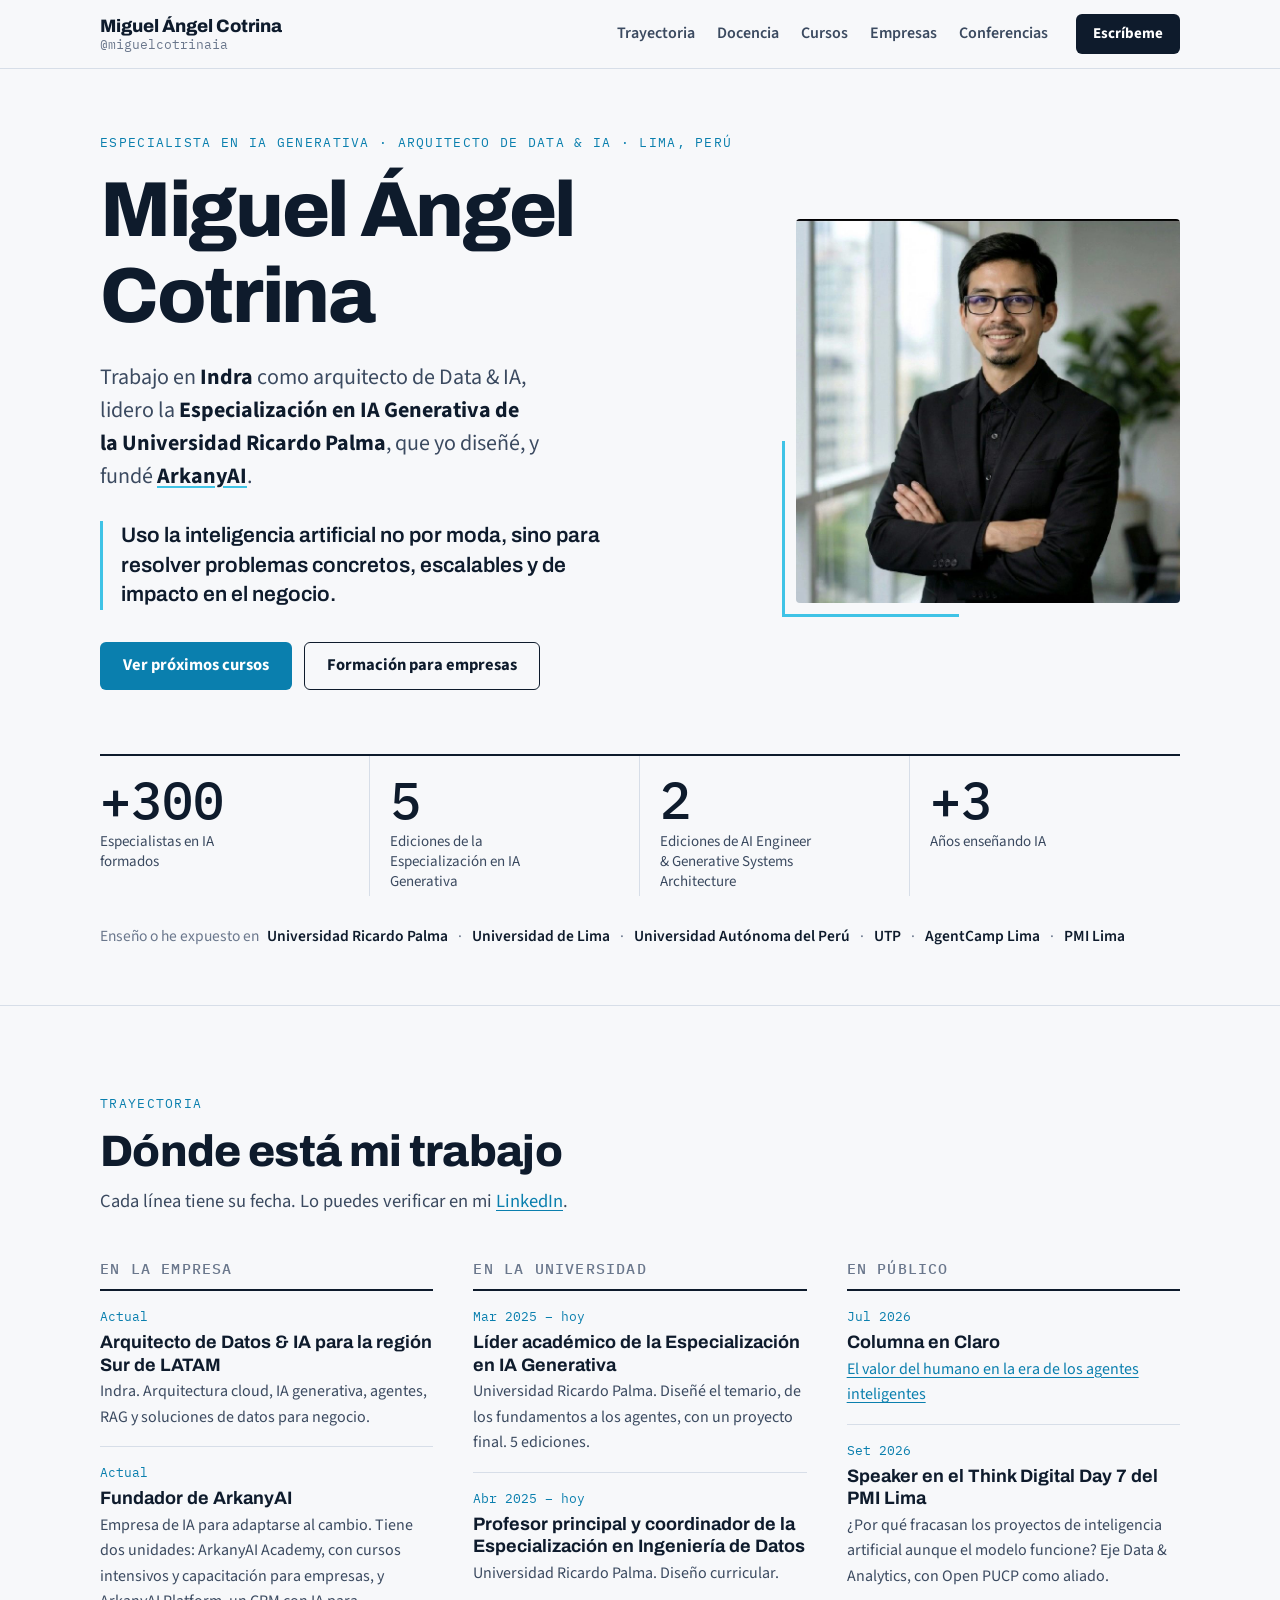
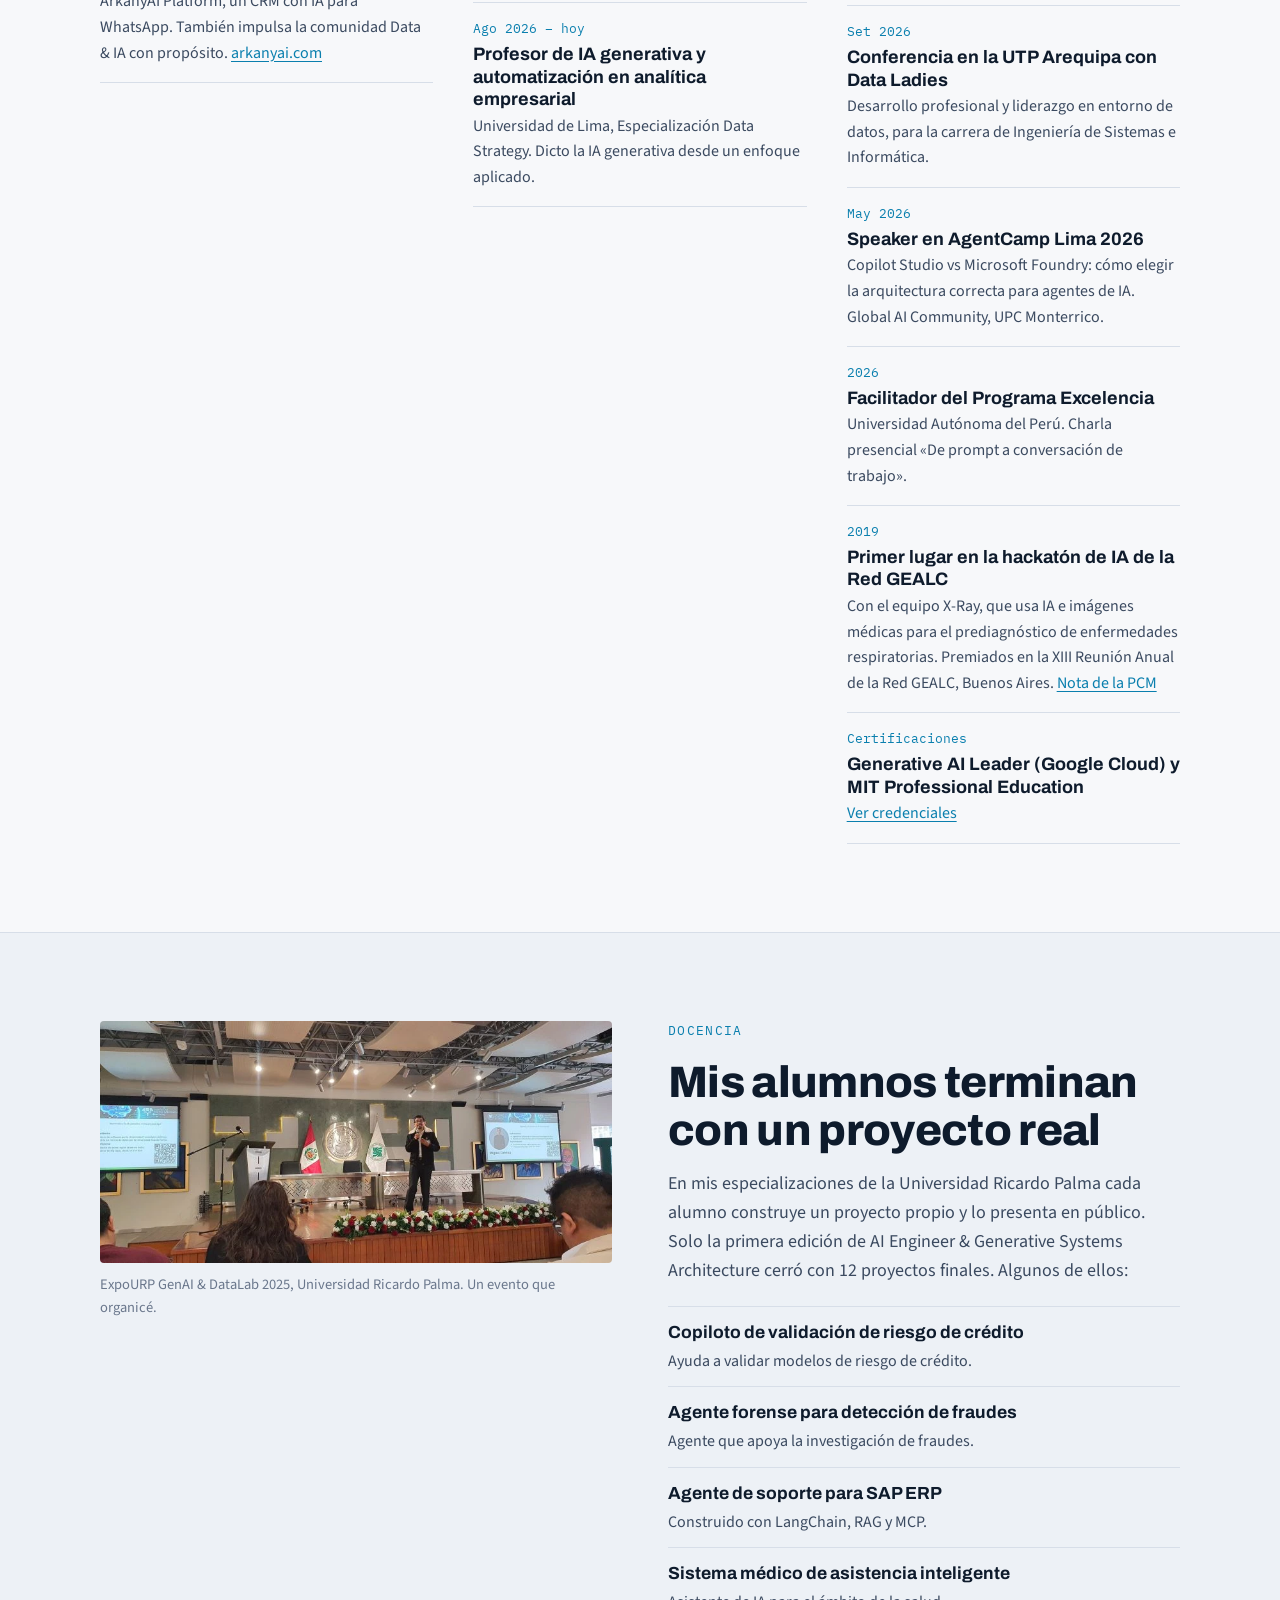
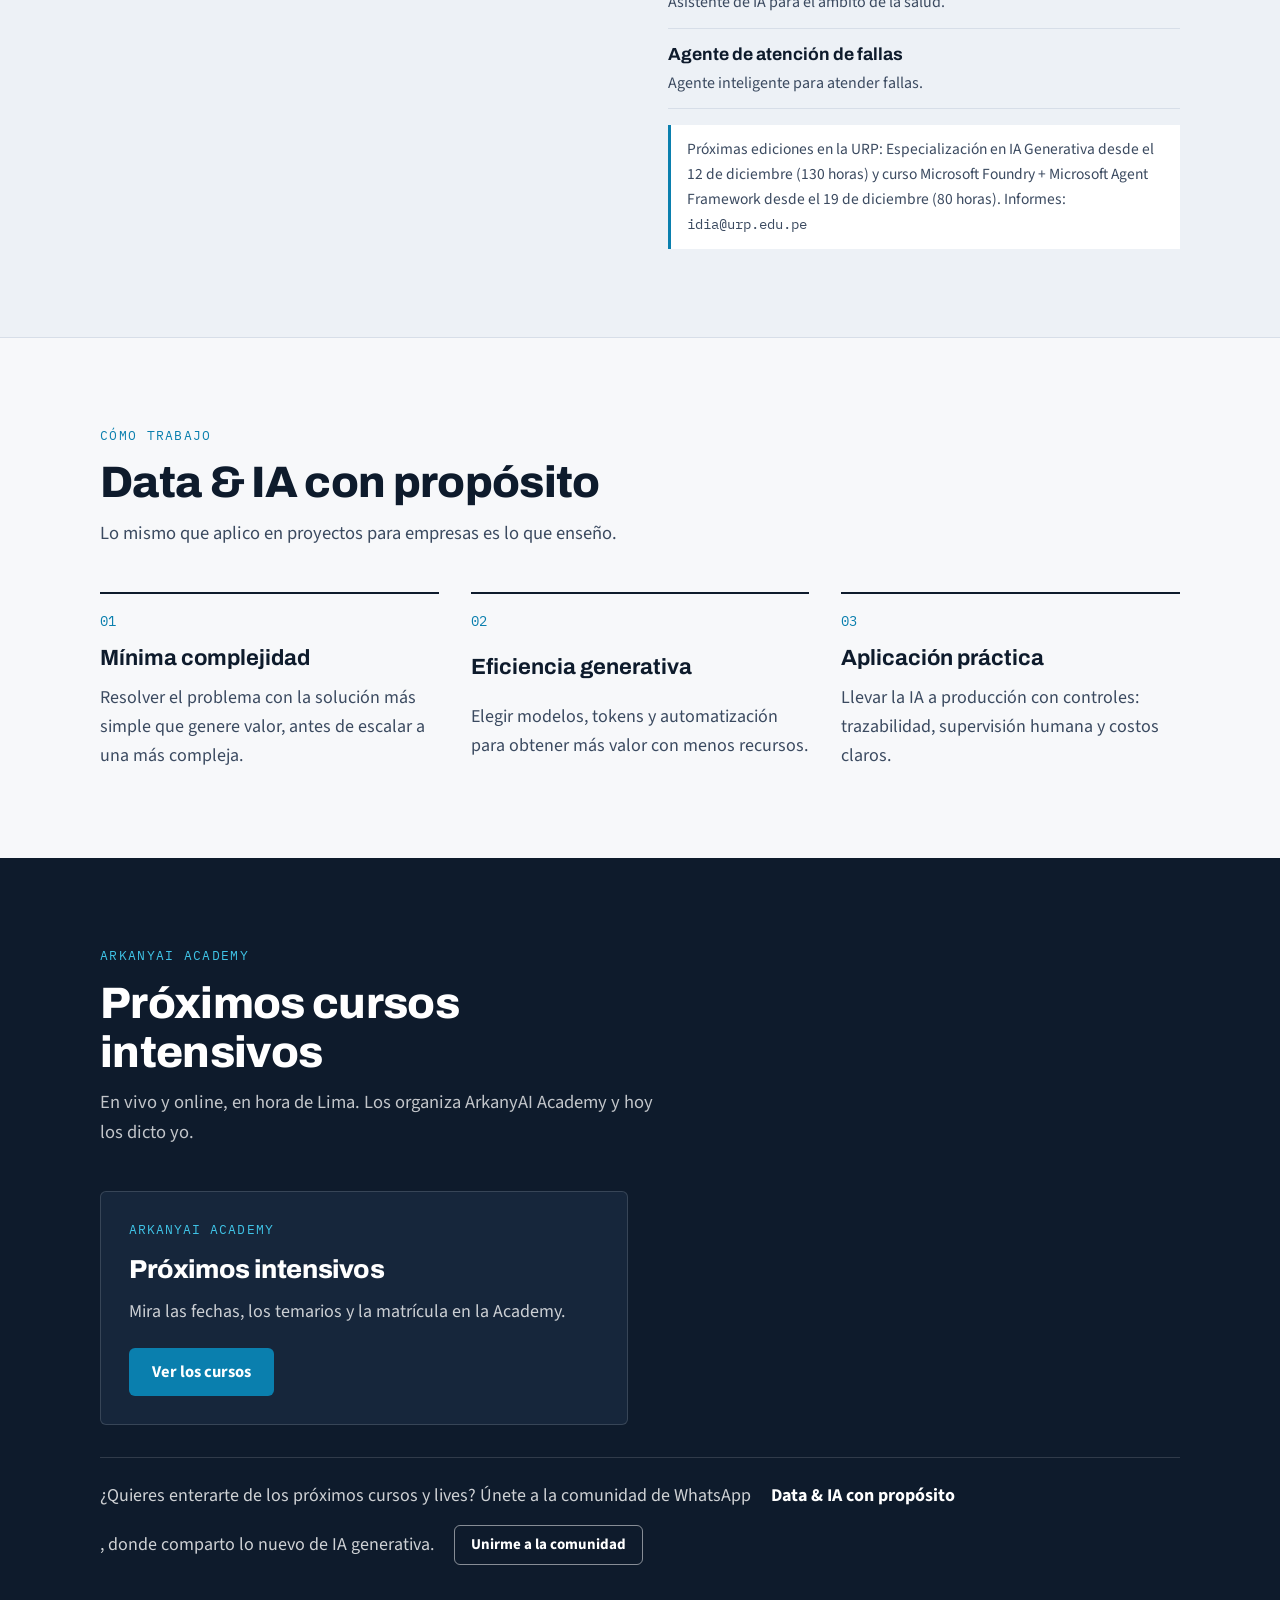
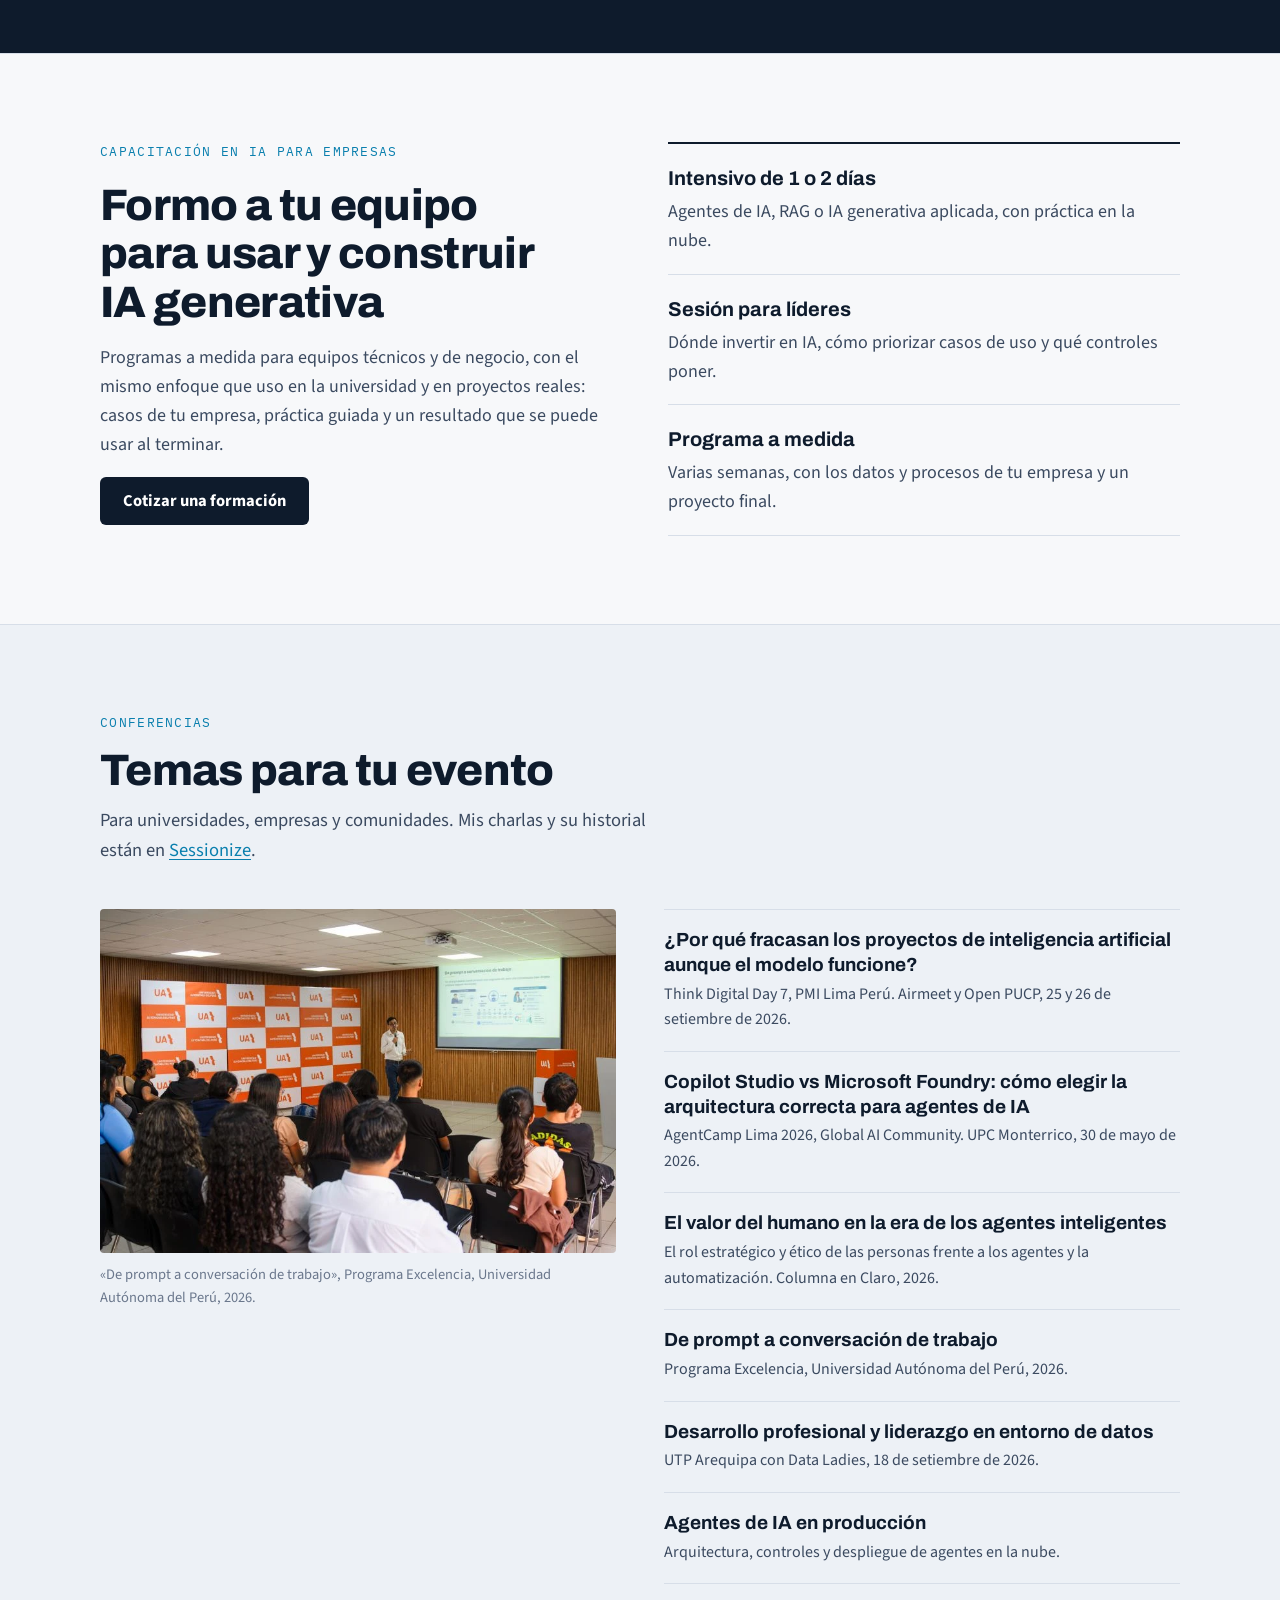
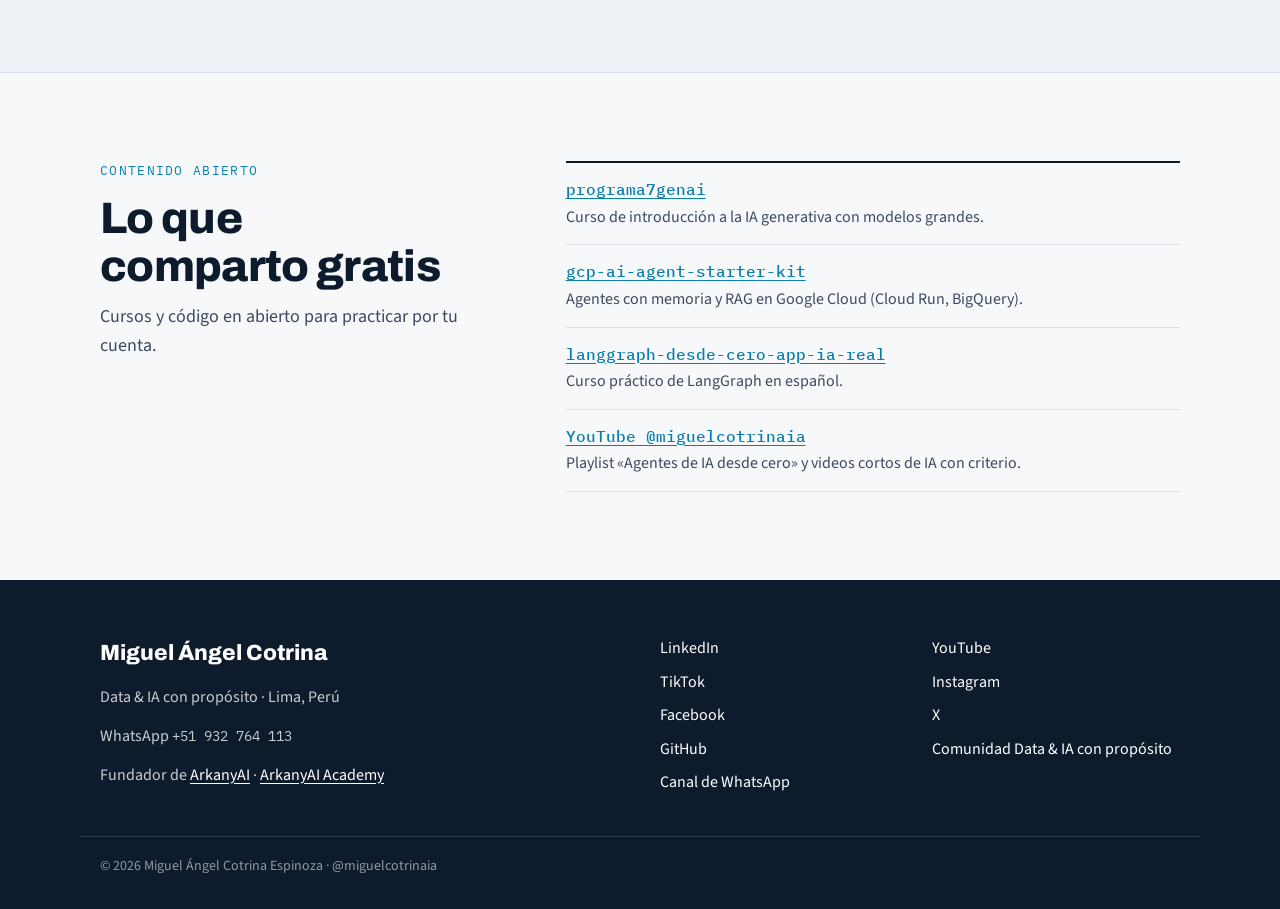
<file: index.html>
<!DOCTYPE html>
<html lang="es">
<head>
<meta charset="UTF-8">
<meta name="viewport" content="width=device-width, initial-scale=1.0">
<title>Miguel Ángel Cotrina | Especialista en IA generativa · Lima, Perú</title>
<meta name="description" content="Especialista en IA generativa y arquitecto de Data & IA en Indra. Capacitación en IA para empresas, cursos intensivos de agentes de IA y conferencias en Lima. Más de 300 especialistas en IA formados.">
<meta name="author" content="Miguel Ángel Cotrina Espinoza">
<meta name="robots" content="index, follow, max-image-preview:large">
<link rel="canonical" href="https://miguelcotrinaia.com/">
<link rel="alternate" hreflang="es" href="https://miguelcotrinaia.com/">
<link rel="alternate" hreflang="x-default" href="https://miguelcotrinaia.com/">
<link rel="icon" type="image/svg+xml" href="/img/marca/icono.svg">
<link rel="icon" type="image/png" sizes="32x32" href="/img/marca/icono-32.png">
<link rel="apple-touch-icon" href="/img/marca/icono-180.png">
<meta name="theme-color" content="#0E1B2C">

<meta property="og:type" content="profile">
<meta property="og:url" content="https://miguelcotrinaia.com/">
<meta property="og:title" content="Miguel Ángel Cotrina | Especialista en IA generativa">
<meta property="og:description" content="Arquitecto de Data & IA en Indra. Capacitación en IA para empresas, cursos intensivos y conferencias. Más de 300 especialistas en IA formados.">
<meta property="og:image" content="https://miguelcotrinaia.com/macperfil.png">
<meta property="og:image:width" content="800">
<meta property="og:image:height" content="800">
<meta property="og:image:alt" content="Miguel Ángel Cotrina, arquitecto de Data & IA">
<meta property="og:locale" content="es_PE">
<meta property="og:site_name" content="Miguel Ángel Cotrina · @miguelcotrinaia">
<meta property="profile:first_name" content="Miguel Ángel">
<meta property="profile:last_name" content="Cotrina Espinoza">
<meta property="profile:username" content="miguelcotrinaia">

<meta name="twitter:card" content="summary_large_image">
<meta name="twitter:site" content="@miguelcotrinaia">
<meta name="twitter:creator" content="@miguelcotrinaia">
<meta name="twitter:title" content="Miguel Ángel Cotrina | Especialista en IA generativa">
<meta name="twitter:description" content="Arquitecto de Data & IA en Indra. Capacitación en IA para empresas, cursos intensivos y conferencias. Más de 300 especialistas en IA formados.">
<meta name="twitter:image" content="https://miguelcotrinaia.com/macperfil.png">

<link rel="preconnect" href="https://fonts.googleapis.com">
<link rel="preconnect" href="https://fonts.gstatic.com" crossorigin>
<link href="https://fonts.googleapis.com/css2?family=Archivo:wght@500;600;700;800&family=Source+Sans+3:ital,wght@0,400;0,600;0,700;1,400&family=IBM+Plex+Mono:wght@400;500&display=swap" rel="stylesheet">
<link rel="stylesheet" href="styles.css">

<script type="application/ld+json">
{
  "@context": "https://schema.org",
  "@graph": [
    {
      "@type": "WebSite",
      "@id": "https://miguelcotrinaia.com/#website",
      "url": "https://miguelcotrinaia.com/",
      "name": "Miguel Ángel Cotrina · @miguelcotrinaia",
      "inLanguage": "es-PE",
      "publisher": { "@id": "https://miguelcotrinaia.com/#persona" }
    },
    {
      "@type": "ProfilePage",
      "@id": "https://miguelcotrinaia.com/#perfil",
      "url": "https://miguelcotrinaia.com/",
      "name": "Miguel Ángel Cotrina | Especialista en IA generativa · Lima, Perú",
      "inLanguage": "es-PE",
      "isPartOf": { "@id": "https://miguelcotrinaia.com/#website" },
      "mainEntity": { "@id": "https://miguelcotrinaia.com/#persona" }
    },
    {
      "@type": "Person",
      "@id": "https://miguelcotrinaia.com/#persona",
      "name": "Miguel Ángel Cotrina Espinoza",
      "alternateName": ["Miguel Ángel Cotrina", "Miguel Angel Cotrina", "Miguel Cotrina IA", "miguelcotrinaia", "Miguel Angel Cotrina Espinoza"],
      "url": "https://miguelcotrinaia.com/",
      "image": "https://miguelcotrinaia.com/macperfil.png",
      "jobTitle": ["Arquitecto de Data & IA", "Especialista en IA generativa"],
      "description": "Miguel Ángel Cotrina es arquitecto de Data & IA en Indra. Diseñó y lidera la Especialización en IA Generativa de la Universidad Ricardo Palma, ha formado a más de 300 especialistas en IA y fundó ArkanyAI. Da capacitación en IA para empresas, cursos intensivos y conferencias en Lima, Perú.",
      "hasOccupation": {
        "@type": "Occupation",
        "name": "Especialista en inteligencia artificial generativa",
        "occupationLocation": { "@type": "City", "name": "Lima" },
        "skills": "IA generativa, agentes de IA, RAG, arquitectura de datos, capacitación en IA para empresas"
      },
      "worksFor": { "@type": "Organization", "name": "Indra" },
      "affiliation": [
        { "@type": "CollegeOrUniversity", "name": "Universidad Ricardo Palma", "url": "https://www.urp.edu.pe/" },
        { "@type": "CollegeOrUniversity", "name": "Universidad de Lima", "url": "https://www.ulima.edu.pe/" }
      ],
      "address": { "@type": "PostalAddress", "addressLocality": "Lima", "addressCountry": "PE" },
      "founder": { "@id": "https://arkanyai.com/#org" },
      "sameAs": [
        "https://www.linkedin.com/in/miguelcotrinaia/",
        "https://www.youtube.com/@miguelcotrinaia",
        "https://www.tiktok.com/@miguelcotrinaia",
        "https://www.instagram.com/miguelcotrinaia",
        "https://www.facebook.com/miguelcotrinaia",
        "https://x.com/miguelcotrinaia",
        "https://github.com/miguelcotrinaia",
        "https://whatsapp.com/channel/0029VbBIDm9A89McMyAH6X3s",
        "https://sessionize.com/miguelcotrinaia/",
        "https://www.credly.com/users/miguel-angel-cotrina-espinoza/badges",
        "https://www.kaggle.com/macespinoza",
        "https://learn.microsoft.com/es-mx/users/miguelangelcotrinaespinoza-6992/"
      ],
      "knowsAbout": ["Inteligencia Artificial Generativa", "Agentes de IA", "RAG", "LangChain y LangGraph", "Microsoft Agent Framework", "Microsoft Foundry", "Arquitectura de Datos", "Google Cloud", "Adopción de IA en empresas", "Capacitación en IA para empresas", "Estrategia de IA para líderes"],
      "hasCredential": [
        { "@type": "EducationalOccupationalCredential", "name": "Generative AI Leader Certification", "recognizedBy": { "@type": "Organization", "name": "Google Cloud" } },
        { "@type": "EducationalOccupationalCredential", "name": "Inteligencia Artificial Generativa Aplicada a la Transformación Digital", "recognizedBy": { "@type": "Organization", "name": "MIT Professional Education" } }
      ]
    },
    {
      "@type": "Organization",
      "@id": "https://arkanyai.com/#org",
      "name": "ArkanyAI",
      "url": "https://arkanyai.com/",
      "description": "Empresa de IA para adaptarse al cambio. Tiene dos unidades: ArkanyAI Academy (cursos intensivos y capacitación en IA para empresas) y ArkanyAI Platform (CRM con IA para WhatsApp).",
      "sameAs": ["https://www.linkedin.com/company/arkanyai/", "https://www.linkedin.com/showcase/arkanyai-academy/"],
      "founder": { "@id": "https://miguelcotrinaia.com/#persona" },
      "address": { "@type": "PostalAddress", "addressLocality": "Lima", "addressCountry": "PE" }
    },
    {
      "@type": "Course",
      "name": "AI Agent Production Sprint",
      "url": "https://arkanyai.com/academy/cursos/ai-agent-production-sprint/",
      "description": "Intensivo de 8 horas para construir, desplegar y controlar agentes de IA como microservicios en la nube con LangChain y Microsoft Agent Framework.",
      "provider": { "@type": "EducationalOrganization", "@id": "https://arkanyai.com/academy/#academy", "name": "ArkanyAI Academy", "url": "https://arkanyai.com/academy/" },
      "inLanguage": "es",
      "hasCourseInstance": { "@type": "CourseInstance", "courseMode": "online", "startDate": "2026-12-05", "endDate": "2026-12-06", "instructor": { "@id": "https://miguelcotrinaia.com/#persona" } }
    },
    {
      "@type": "Course",
      "name": "AI Strategy Sprint",
      "url": "https://arkanyai.com/academy/cursos/ai-strategy-sprint/",
      "description": "Intensivo de 3 horas para líderes: decidir dónde invertir en IA, con qué complejidad y con qué controles.",
      "provider": { "@type": "EducationalOrganization", "@id": "https://arkanyai.com/academy/#academy", "name": "ArkanyAI Academy", "url": "https://arkanyai.com/academy/" },
      "inLanguage": "es",
      "hasCourseInstance": { "@type": "CourseInstance", "courseMode": "online", "startDate": "2026-12-05", "instructor": { "@id": "https://miguelcotrinaia.com/#persona" } }
    }
  ]
}
</script>
</head>
<body>

<a href="#contenido" class="skip">Saltar al contenido</a>

<header class="bar" id="bar">
  <div class="wrap bar__in">
    <a class="bar__name" href="#top">Miguel Ángel Cotrina <span>@miguelcotrinaia</span></a>
    <nav class="bar__nav" aria-label="Secciones">
      <a href="#respaldo">Trayectoria</a>
      <a href="#docencia">Docencia</a>
      <a href="#cursos">Cursos</a>
      <a href="#empresas">Empresas</a>
      <a href="#conferencias">Conferencias</a>
    </nav>
    <a class="btn btn--sm btn--ink bar__cta" href="https://wa.me/51932764113?text=Hola%20Miguel%2C%20quiero%20conversar%20sobre%20una%20formaci%C3%B3n%20en%20IA%20para%20mi%20equipo." target="_blank" rel="noopener">Escríbeme</a>
    <button class="bar__toggle" id="navToggle" aria-label="Abrir menú" aria-expanded="false" aria-controls="bar"><span></span><span></span></button>
  </div>
</header>

<main id="contenido">

  <!-- PORTADA -->
  <section class="hero" id="top">
    <div class="wrap hero__in">
      <div class="hero__copy">
        <p class="kicker">Especialista en IA generativa · Arquitecto de Data &amp; IA · Lima, Perú</p>
        <h1>Miguel Ángel Cotrina</h1>
        <p class="hero__lead">
          Trabajo en <strong>Indra</strong> como arquitecto de Data &amp; IA, lidero la
          <strong>Especialización en IA Generativa de la Universidad Ricardo Palma</strong>, que yo diseñé,
          y fundé <a href="https://arkanyai.com/" target="_blank" rel="noopener"><strong>ArkanyAI</strong></a>.
        </p>
        <blockquote class="hero__quote">
          Uso la inteligencia artificial no por moda, sino para resolver problemas concretos, escalables y de impacto en el negocio.
        </blockquote>
        <div class="hero__actions">
          <a class="btn btn--accent" href="#cursos">Ver próximos cursos</a>
          <a class="btn btn--line" href="#empresas">Formación para empresas</a>
        </div>
      </div>
      <figure class="hero__photo">
        <img src="img/miguel-800.jpg" alt="Miguel Ángel Cotrina, especialista en IA generativa y arquitecto de Data & IA" width="800" height="800" fetchpriority="high">
      </figure>
    </div>

    <div class="wrap">
      <dl class="figures" aria-label="Mi trabajo como docente en cifras">
        <div><dt>Especialistas en IA formados</dt><dd>+300</dd></div>
        <div><dt>Ediciones de la Especialización en IA Generativa</dt><dd>5</dd></div>
        <div><dt>Ediciones de AI Engineer &amp; Generative Systems Architecture</dt><dd>2</dd></div>
        <div><dt>Años enseñando IA</dt><dd>+3</dd></div>
      </dl>
      <p class="where">Enseño o he expuesto en <span>Universidad Ricardo Palma</span><span>Universidad de Lima</span><span>Universidad Autónoma del Perú</span><span>UTP</span><span>AgentCamp Lima</span><span>PMI Lima</span></p>
    </div>
  </section>

  <!-- RESPALDO -->
  <section class="sec" id="respaldo">
    <div class="wrap">
      <header class="sec__head">
        <p class="kicker">Trayectoria</p>
        <h2>Dónde está mi trabajo</h2>
        <p>Cada línea tiene su fecha. Lo puedes verificar en mi <a href="https://www.linkedin.com/in/miguelcotrinaia/" target="_blank" rel="noopener">LinkedIn</a>.</p>
      </header>
      <div class="cols3">
        <div class="track">
          <h3>En la empresa</h3>
          <ol>
            <li><time>Actual</time><b>Arquitecto de Datos &amp; IA para la región Sur de LATAM</b><span>Indra. Arquitectura cloud, IA generativa, agentes, RAG y soluciones de datos para negocio.</span></li>
            <li><time>Actual</time><b>Fundador de ArkanyAI</b><span>Empresa de IA para adaptarse al cambio. Tiene dos unidades: ArkanyAI Academy, con cursos intensivos y capacitación para empresas, y ArkanyAI Platform, un CRM con IA para WhatsApp. También impulsa la comunidad Data &amp; IA con propósito. <a href="https://arkanyai.com/" target="_blank" rel="noopener">arkanyai.com</a></span></li>
          </ol>
        </div>
        <div class="track">
          <h3>En la universidad</h3>
          <ol>
            <li><time>Mar 2025 – hoy</time><b>Líder académico de la Especialización en IA Generativa</b><span>Universidad Ricardo Palma. Diseñé el temario, de los fundamentos a los agentes, con un proyecto final. 5 ediciones.</span></li>
            <li><time>Abr 2025 – hoy</time><b>Profesor principal y coordinador de la Especialización en Ingeniería de Datos</b><span>Universidad Ricardo Palma. Diseño curricular.</span></li>
            <li><time>Ago 2026 – hoy</time><b>Profesor de IA generativa y automatización en analítica empresarial</b><span>Universidad de Lima, Especialización Data Strategy. Dicto la IA generativa desde un enfoque aplicado.</span></li>
          </ol>
        </div>
        <div class="track">
          <h3>En público</h3>
          <ol>
            <li><time>Jul 2026</time><b>Columna en Claro</b><span><a href="https://www.claro.com.pe/hablando-claro/innovacion/telecom-trends/columna-el-valor-del-humano-en-la-era-de-los-agentes-inteligentes/" target="_blank" rel="noopener">El valor del humano en la era de los agentes inteligentes</a></span></li>
            <li><time>Set 2026</time><b>Speaker en el Think Digital Day 7 del PMI Lima</b><span>¿Por qué fracasan los proyectos de inteligencia artificial aunque el modelo funcione? Eje Data &amp; Analytics, con Open PUCP como aliado.</span></li>
            <li><time>Set 2026</time><b>Conferencia en la UTP Arequipa con Data Ladies</b><span>Desarrollo profesional y liderazgo en entorno de datos, para la carrera de Ingeniería de Sistemas e Informática.</span></li>
            <li><time>May 2026</time><b>Speaker en AgentCamp Lima 2026</b><span>Copilot Studio vs Microsoft Foundry: cómo elegir la arquitectura correcta para agentes de IA. Global AI Community, UPC Monterrico.</span></li>
            <li><time>2026</time><b>Facilitador del Programa Excelencia</b><span>Universidad Autónoma del Perú. Charla presencial «De prompt a conversación de trabajo».</span></li>
            <li><time>2019</time><b>Primer lugar en la hackatón de IA de la Red GEALC</b><span>Con el equipo X-Ray, que usa IA e imágenes médicas para el prediagnóstico de enfermedades respiratorias. Premiados en la XIII Reunión Anual de la Red GEALC, Buenos Aires. <a href="https://www.gob.pe/institucion/pcm/noticias/51852-peru-obtuvo-primer-lugar-en-concurso-internacional-de-inteligencia-artificial-para-latinoamerica-y-el-caribe" target="_blank" rel="noopener">Nota de la PCM</a></span></li>
            <li><time>Certificaciones</time><b>Generative AI Leader (Google Cloud) y MIT Professional Education</b><span><a href="https://www.credly.com/users/miguel-angel-cotrina-espinoza/badges" target="_blank" rel="noopener">Ver credenciales</a></span></li>
          </ol>
        </div>
      </div>
    </div>
  </section>

  <!-- DOCENCIA -->
  <section class="sec sec--tint" id="docencia">
    <div class="wrap teach">
      <figure class="teach__photo">
        <img src="img/pruebas/expourp-genai-datalab-2025.webp" alt="Miguel Ángel Cotrina exponiendo en el auditorio de la Universidad Ricardo Palma durante la ExpoURP GenAI & DataLab 2025" width="800" height="378" loading="lazy">
        <figcaption>ExpoURP GenAI &amp; DataLab 2025, Universidad Ricardo Palma. Un evento que organicé.</figcaption>
      </figure>
      <div class="teach__copy">
        <p class="kicker">Docencia</p>
        <h2>Mis alumnos terminan con un proyecto real</h2>
        <p>En mis especializaciones de la Universidad Ricardo Palma cada alumno construye un proyecto propio y lo presenta en público. Solo la primera edición de AI Engineer &amp; Generative Systems Architecture cerró con 12 proyectos finales. Algunos de ellos:</p>
        <ul class="projects">
          <li><b>Copiloto de validación de riesgo de crédito</b><span>Ayuda a validar modelos de riesgo de crédito.</span></li>
          <li><b>Agente forense para detección de fraudes</b><span>Agente que apoya la investigación de fraudes.</span></li>
          <li><b>Agente de soporte para SAP ERP</b><span>Construido con LangChain, RAG y MCP.</span></li>
          <li><b>Sistema médico de asistencia inteligente</b><span>Asistente de IA para el ámbito de la salud.</span></li>
          <li><b>Agente de atención de fallas</b><span>Agente inteligente para atender fallas.</span></li>
        </ul>
        <p class="note">Próximas ediciones en la URP: Especialización en IA Generativa desde el 12 de diciembre (130 horas) y curso Microsoft Foundry + Microsoft Agent Framework desde el 19 de diciembre (80 horas). Informes: <span class="mono">idia@urp.edu.pe</span></p>
      </div>
    </div>
  </section>

  <!-- MÉTODO -->
  <section class="sec" id="metodo">
    <div class="wrap">
      <header class="sec__head">
        <p class="kicker">Cómo trabajo</p>
        <h2>Data &amp; IA con propósito</h2>
        <p>Lo mismo que aplico en proyectos para empresas es lo que enseño.</p>
      </header>
      <ol class="method">
        <li><b>Mínima complejidad</b><span>Resolver el problema con la solución más simple que genere valor, antes de escalar a una más compleja.</span></li>
        <li><b>Eficiencia generativa</b><span>Elegir modelos, tokens y automatización para obtener más valor con menos recursos.</span></li>
        <li><b>Aplicación práctica</b><span>Llevar la IA a producción con controles: trazabilidad, supervisión humana y costos claros.</span></li>
      </ol>
    </div>
  </section>

  <!-- CURSOS -->
  <section class="sec sec--ink" id="cursos">
    <div class="wrap">
      <header class="sec__head">
        <p class="kicker">ArkanyAI Academy</p>
        <h2>Próximos cursos intensivos</h2>
        <p>En vivo y online, en hora de Lima. Los organiza ArkanyAI Academy y hoy los dicto yo.</p>
      </header>
      <div class="courses" id="cursosLista" aria-live="polite">
        <article class="course">
          <p class="course__who">ArkanyAI Academy</p>
          <h3>Próximos intensivos</h3>
          <p>Mira las fechas, los temarios y la matrícula en la Academy.</p>
          <div class="course__acts"><a class="btn btn--accent" href="https://arkanyai.com/academy/" target="_blank" rel="noopener">Ver los cursos</a></div>
        </article>
      </div>
      <p class="courses__none" id="cursosVacio" hidden>Pronto anunciaré nuevas fechas. Únete a la <a href="https://chat.whatsapp.com/IuQp9F3ZZNC0qbcYcITiNp" target="_blank" rel="noopener">comunidad Data &amp; IA con propósito</a> para enterarte primero.</p>
      <p class="community">¿Quieres enterarte de los próximos cursos y lives? Únete a la comunidad de WhatsApp <b>Data &amp; IA con propósito</b>, donde comparto lo nuevo de IA generativa. <a class="btn btn--line-light btn--sm" href="https://chat.whatsapp.com/IuQp9F3ZZNC0qbcYcITiNp" target="_blank" rel="noopener">Unirme a la comunidad</a></p>
    </div>
  </section>

  <!-- EMPRESAS -->
  <section class="sec" id="empresas">
    <div class="wrap biz">
      <div>
        <p class="kicker">Capacitación en IA para empresas</p>
        <h2>Formo a tu equipo para usar y construir IA generativa</h2>
        <p>Programas a medida para equipos técnicos y de negocio, con el mismo enfoque que uso en la universidad y en proyectos reales: casos de tu empresa, práctica guiada y un resultado que se puede usar al terminar.</p>
        <a class="btn btn--ink" href="https://wa.me/51932764113?text=Hola%20Miguel%2C%20quiero%20una%20formaci%C3%B3n%20en%20IA%20para%20mi%20equipo." target="_blank" rel="noopener">Cotizar una formación</a>
      </div>
      <ul class="formats">
        <li><b>Intensivo de 1 o 2 días</b><span>Agentes de IA, RAG o IA generativa aplicada, con práctica en la nube.</span></li>
        <li><b>Sesión para líderes</b><span>Dónde invertir en IA, cómo priorizar casos de uso y qué controles poner.</span></li>
        <li><b>Programa a medida</b><span>Varias semanas, con los datos y procesos de tu empresa y un proyecto final.</span></li>
      </ul>
    </div>
  </section>

  <!-- CONFERENCIAS -->
  <section class="sec sec--tint" id="conferencias">
    <div class="wrap">
      <header class="sec__head">
        <p class="kicker">Conferencias</p>
        <h2>Temas para tu evento</h2>
        <p>Para universidades, empresas y comunidades. Mis charlas y su historial están en <a href="https://sessionize.com/miguelcotrinaia/" target="_blank" rel="noopener">Sessionize</a>.</p>
      </header>
      <div class="conf">
      <figure class="conf__photo">
        <img src="img/pruebas/autonoma-programa-excelencia-2.webp" alt="Miguel Ángel Cotrina dictando la charla «De prompt a conversación de trabajo» ante estudiantes en la Universidad Autónoma del Perú" width="800" height="533" loading="lazy">
        <figcaption>«De prompt a conversación de trabajo», Programa Excelencia, Universidad Autónoma del Perú, 2026.</figcaption>
      </figure>
      <ul class="talks">
        <li><b>¿Por qué fracasan los proyectos de inteligencia artificial aunque el modelo funcione?</b><span>Think Digital Day 7, PMI Lima Perú. Airmeet y Open PUCP, 25 y 26 de setiembre de 2026.</span></li>
        <li><b>Copilot Studio vs Microsoft Foundry: cómo elegir la arquitectura correcta para agentes de IA</b><span>AgentCamp Lima 2026, Global AI Community. UPC Monterrico, 30 de mayo de 2026.</span></li>
        <li><b>El valor del humano en la era de los agentes inteligentes</b><span>El rol estratégico y ético de las personas frente a los agentes y la automatización. Columna en Claro, 2026.</span></li>
        <li><b>De prompt a conversación de trabajo</b><span>Programa Excelencia, Universidad Autónoma del Perú, 2026.</span></li>
        <li><b>Desarrollo profesional y liderazgo en entorno de datos</b><span>UTP Arequipa con Data Ladies, 18 de setiembre de 2026.</span></li>
        <li><b>Agentes de IA en producción</b><span>Arquitectura, controles y despliegue de agentes en la nube.</span></li>
      </ul>
      </div>
    </div>
  </section>

  <!-- CÓDIGO Y CONTENIDO -->
  <section class="sec" id="contenido-abierto">
    <div class="wrap open">
      <div>
        <p class="kicker">Contenido abierto</p>
        <h2>Lo que comparto gratis</h2>
        <p>Cursos y código en abierto para practicar por tu cuenta.</p>
      </div>
      <ul class="repos">
        <li><a href="https://github.com/miguelcotrinaia/programa7genai" target="_blank" rel="noopener">programa7genai</a><span>Curso de introducción a la IA generativa con modelos grandes.</span></li>
        <li><a href="https://github.com/miguelcotrinaia/gcp-ai-agent-starter-kit" target="_blank" rel="noopener">gcp-ai-agent-starter-kit</a><span>Agentes con memoria y RAG en Google Cloud (Cloud Run, BigQuery).</span></li>
        <li><a href="https://github.com/miguelcotrinaia/langgraph-desde-cero-app-ia-real" target="_blank" rel="noopener">langgraph-desde-cero-app-ia-real</a><span>Curso práctico de LangGraph en español.</span></li>
        <li><a href="https://www.youtube.com/@miguelcotrinaia" target="_blank" rel="noopener">YouTube @miguelcotrinaia</a><span>Playlist «Agentes de IA desde cero» y videos cortos de IA con criterio.</span></li>
      </ul>
    </div>
  </section>

</main>

<footer class="foot">
  <div class="wrap foot__in">
    <div>
      <p class="foot__name">Miguel Ángel Cotrina</p>
      <p>Data &amp; IA con propósito · Lima, Perú</p>
      <p>WhatsApp <span class="mono">+51 932 764 113</span></p>
      <p>Fundador de <a href="https://arkanyai.com/" target="_blank" rel="noopener">ArkanyAI</a> · <a href="https://www.linkedin.com/showcase/arkanyai-academy/" target="_blank" rel="noopener">ArkanyAI Academy</a></p>
    </div>
    <nav class="foot__links" aria-label="Redes">
      <a href="https://www.linkedin.com/in/miguelcotrinaia/" target="_blank" rel="noopener">LinkedIn</a>
      <a href="https://www.youtube.com/@miguelcotrinaia" target="_blank" rel="noopener">YouTube</a>
      <a href="https://www.tiktok.com/@miguelcotrinaia" target="_blank" rel="noopener">TikTok</a>
      <a href="https://www.instagram.com/miguelcotrinaia" target="_blank" rel="noopener">Instagram</a>
      <a href="https://www.facebook.com/miguelcotrinaia" target="_blank" rel="noopener">Facebook</a>
      <a href="https://x.com/miguelcotrinaia" target="_blank" rel="noopener">X</a>
      <a href="https://github.com/miguelcotrinaia" target="_blank" rel="noopener">GitHub</a>
      <a href="https://chat.whatsapp.com/IuQp9F3ZZNC0qbcYcITiNp" target="_blank" rel="noopener">Comunidad Data &amp; IA con propósito</a>
      <a href="https://whatsapp.com/channel/0029VbBIDm9A89McMyAH6X3s" target="_blank" rel="noopener">Canal de WhatsApp</a>
    </nav>
  </div>
  <div class="wrap foot__bottom">© <span id="year">2026</span> Miguel Ángel Cotrina Espinoza · @miguelcotrinaia</div>
</footer>

<a class="wa" id="floatingWa" href="https://wa.me/51932764113" target="_blank" rel="noopener" aria-label="Escribir por WhatsApp">
  <svg viewBox="0 0 24 24" fill="currentColor" aria-hidden="true"><path d="M17.47 14.38c-.29-.15-1.72-.85-1.99-.95-.27-.1-.46-.15-.66.15-.2.29-.76.95-.93 1.14-.17.2-.34.22-.63.07-.29-.15-1.22-.45-2.32-1.43-.86-.76-1.44-1.71-1.61-2-.17-.29-.02-.45.13-.6.13-.13.29-.34.44-.51.15-.17.2-.29.29-.49.1-.2.05-.37-.02-.51-.07-.15-.66-1.59-.9-2.18-.24-.57-.48-.5-.66-.51h-.56c-.2 0-.51.07-.78.37-.27.29-1.02 1-1.02 2.43 0 1.43 1.04 2.82 1.19 3.01.15.2 2.05 3.13 4.97 4.39.69.3 1.24.48 1.66.61.7.22 1.33.19 1.83.11.56-.08 1.72-.7 1.96-1.38.24-.68.24-1.26.17-1.38-.07-.12-.26-.2-.55-.34z"/><path d="M12.02 2C6.5 2 2 6.48 2 12c0 1.85.5 3.58 1.36 5.07L2 22l5.06-1.33A9.94 9.94 0 0 0 12.02 22C17.53 22 22 17.52 22 12S17.53 2 12.02 2zm0 18.06c-1.64 0-3.16-.48-4.44-1.31l-.32-.19-3 .79.8-2.93-.21-.31A8.03 8.03 0 0 1 3.96 12c0-4.44 3.62-8.06 8.06-8.06 4.44 0 8.06 3.62 8.06 8.06 0 4.44-3.62 8.06-8.06 8.06z"/></svg>
</a>

<script src="script.js"></script>
<script src="https://arkanyai.com/academy/cursos.js" onload="pintarCursos()"></script>
</body>
</html>
</file>
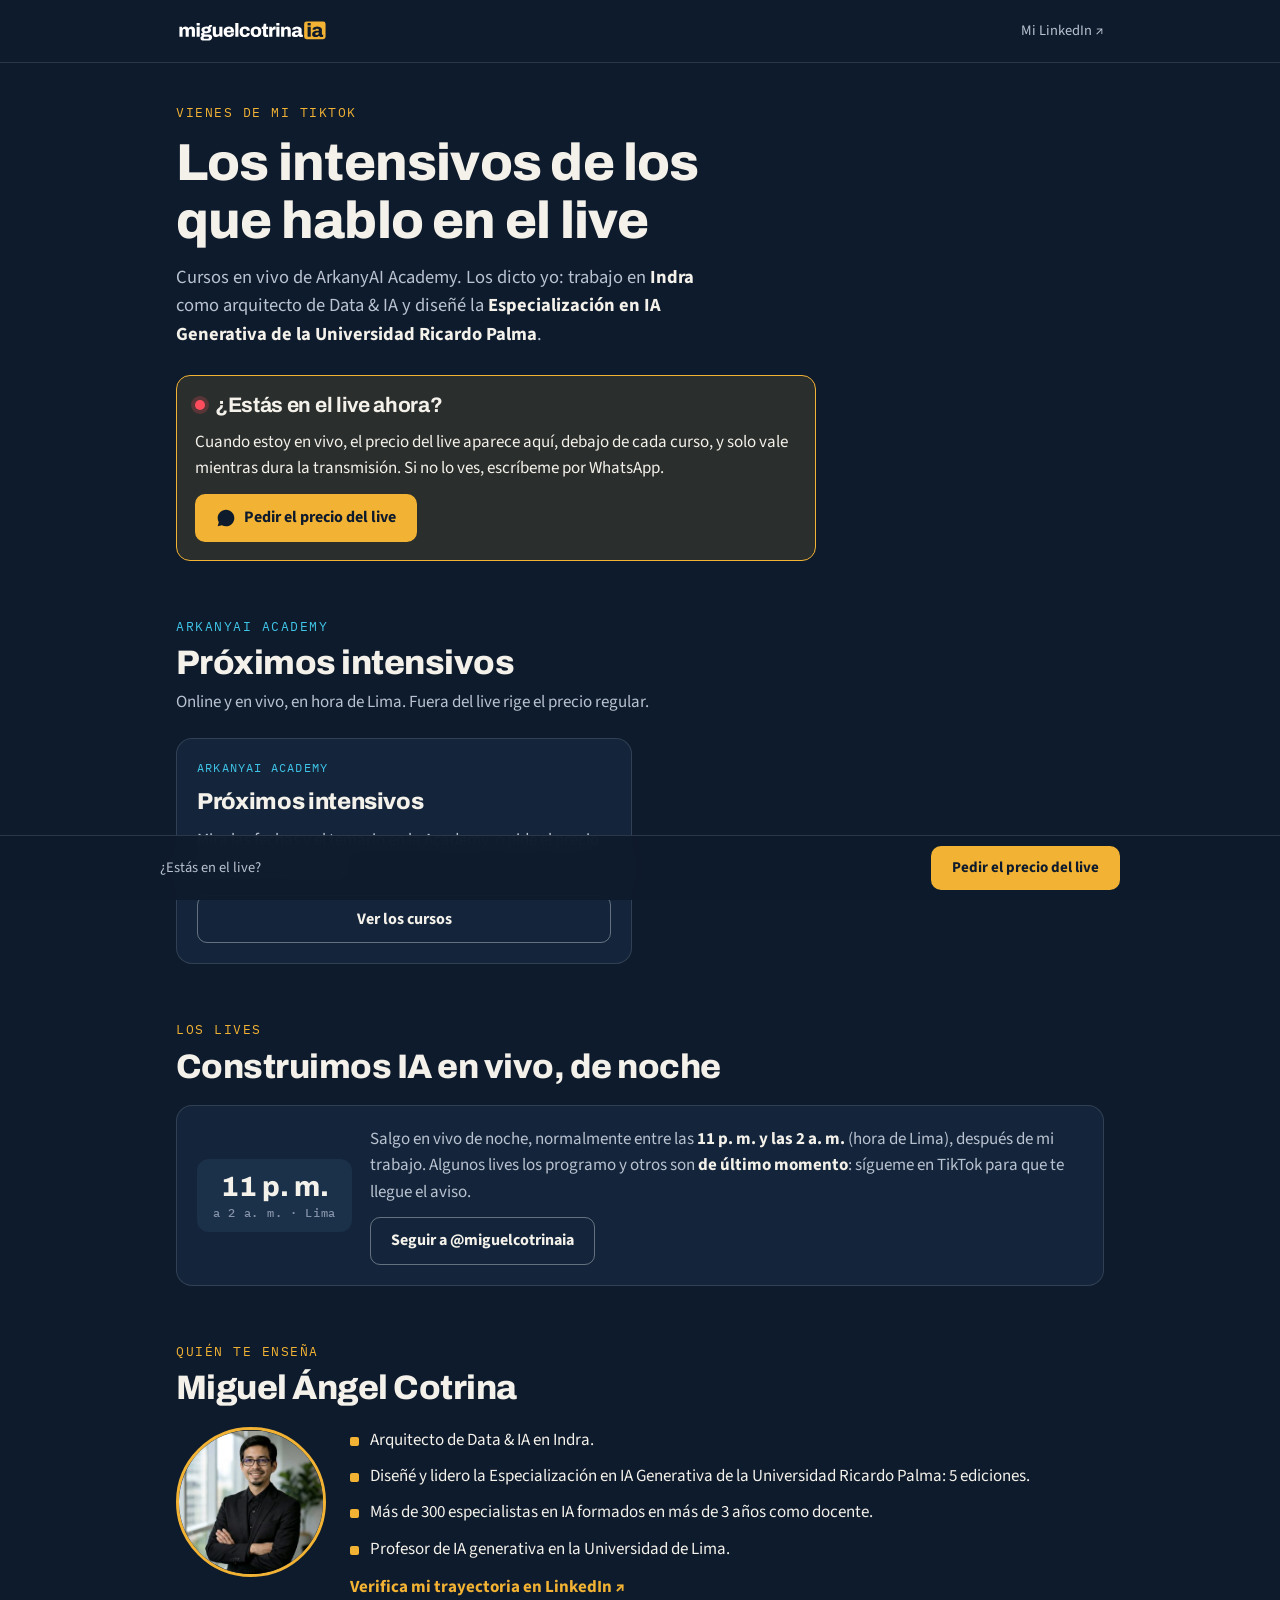
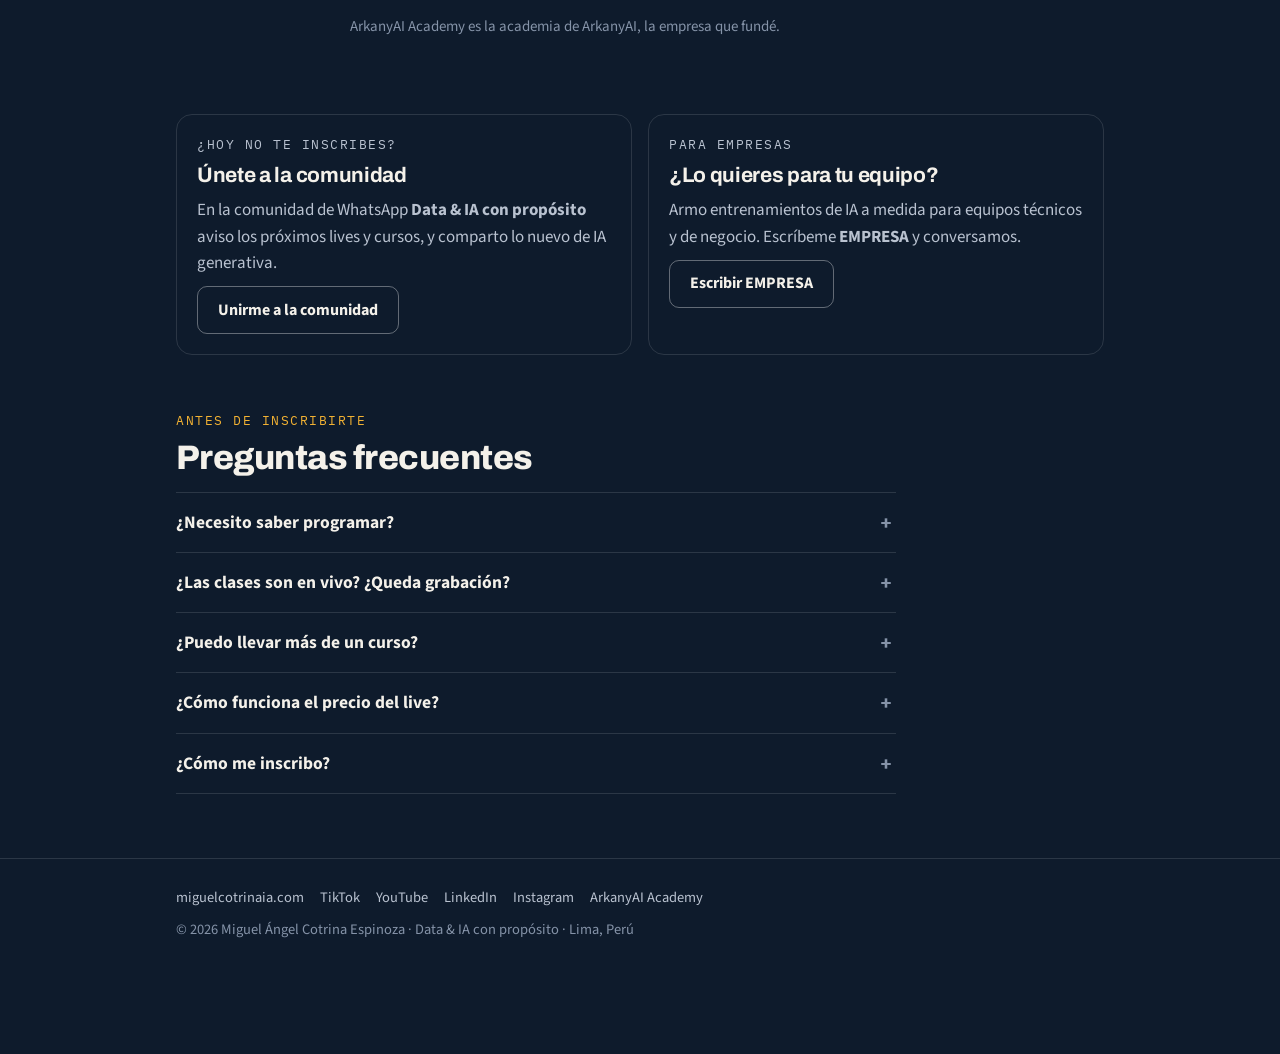
<file: live/index.html>
<!DOCTYPE html>
<html lang="es">
<head>
<meta charset="UTF-8">
<meta name="viewport" content="width=device-width, initial-scale=1.0">
<title>Lives e intensivos de IA | Miguel Ángel Cotrina (@miguelcotrinaia)</title>
<meta name="description" content="Los intensivos de IA de los que hablo en mis lives de TikTok, de ArkanyAI Academy. En vivo y online, con precio especial mientras dura el live.">
<meta name="robots" content="index, follow">
<link rel="canonical" href="https://miguelcotrinaia.com/live/">
<link rel="icon" type="image/svg+xml" href="../img/marca/icono.svg">
<link rel="icon" type="image/png" sizes="32x32" href="../img/marca/icono-32.png">
<link rel="apple-touch-icon" href="../img/marca/icono-180.png">
<meta name="theme-color" content="#0E1B2C">
<meta property="og:type" content="website">
<meta property="og:url" content="https://miguelcotrinaia.com/live/">
<meta property="og:title" content="Lives e intensivos de IA · @miguelcotrinaia">
<meta property="og:description" content="Los intensivos de IA de los que hablo en mis lives de TikTok. En vivo y online, con ArkanyAI Academy.">
<meta property="og:image" content="https://miguelcotrinaia.com/macperfil.png">
<meta property="og:locale" content="es_PE">
<link rel="preconnect" href="https://fonts.googleapis.com">
<link rel="preconnect" href="https://fonts.gstatic.com" crossorigin>
<link href="https://fonts.googleapis.com/css2?family=Archivo:wght@600;700;800&family=Source+Sans+3:wght@400;600;700&family=IBM+Plex+Mono:wght@500&display=swap" rel="stylesheet">
<style>
/* Página de entrada desde TikTok: se abre de noche y en el celular. Fondo azul noche, acento ámbar de la marca, cian solo para ArkanyAI Academy. */
:root{
  --night:#0E1B2C; --night-2:#14253B; --night-3:#1B3049;
  --ink:#F4F1EA; --ink-2:#B9C2D0; --ink-3:#8593A8;
  --line:rgba(255,255,255,.12);
  --amber:#F2B233; --amber-soft:rgba(242,178,51,.12); --cyan:#3FC3E6; --red:#FF4D5E;
  --display:"Archivo","Helvetica Neue",Arial,sans-serif;
  --body:"Source Sans 3","Segoe UI",Arial,sans-serif;
  --mono:"IBM Plex Mono",ui-monospace,Consolas,monospace;
  color-scheme:dark;
}
*{box-sizing:border-box;margin:0;padding:0}
[hidden]{display:none!important}
html{-webkit-text-size-adjust:100%}
body{background:var(--night);color:var(--ink);font-family:var(--body);font-size:17px;line-height:1.55;-webkit-font-smoothing:antialiased;padding-bottom:84px}
img{max-width:100%;display:block}
a{color:inherit}
:focus-visible{outline:2px solid var(--amber);outline-offset:3px;border-radius:6px}
h1,h2,h3{font-family:var(--display);line-height:1.1;letter-spacing:-.015em;text-wrap:balance}
.wrap{max-width:960px;margin:0 auto;padding:0 16px}
.kicker{font-family:var(--mono);font-size:12.5px;letter-spacing:.12em;text-transform:uppercase;color:var(--amber)}
.kicker--cyan{color:var(--cyan)}

.top{padding:18px 0;border-bottom:1px solid var(--line)}
.top .wrap{display:flex;align-items:center;justify-content:space-between;gap:12px}
.top img{height:26px;width:auto}
.top a.home{font-size:14.5px;color:var(--ink-2);text-decoration:none}
.top a.home:hover{color:var(--ink)}

.btn{display:inline-flex;align-items:center;justify-content:center;gap:8px;min-height:48px;padding:0 20px;border-radius:10px;font-weight:700;font-size:16px;text-decoration:none;border:1.5px solid transparent;text-align:center;line-height:1.2}
.btn--amber{background:var(--amber);color:var(--night)}
.btn--amber:hover{background:#F6C258}
.btn--line{border-color:rgba(255,255,255,.35);color:var(--ink)}
.btn--line:hover{border-color:var(--ink)}
.btn svg{flex:none}

.hero{padding:40px 0 8px}
.hero h1{font-size:clamp(32px,7vw,52px);font-weight:800;margin-top:12px;max-width:18ch}
.hero .lead{margin-top:14px;font-size:18.5px;color:var(--ink-2);max-width:58ch}
.hero .lead b{color:var(--ink)}

.livebox{margin-top:26px;background:var(--amber-soft);border:1.5px solid var(--amber);border-radius:14px;padding:18px;display:grid;gap:12px;max-width:640px}
.livebox h2{font-size:21px;display:flex;align-items:center;gap:10px}
.livebox h2 i{width:10px;height:10px;border-radius:50%;background:#FF4D5E;box-shadow:0 0 0 4px rgba(255,77,94,.22);flex:none}
.livebox p{color:var(--ink)}
.livebox .btn{justify-self:start}
.livebox.on{border-color:var(--red);background:rgba(255,77,94,.10)}
.livebox .cuenta{font-family:var(--mono);font-size:15px;color:var(--amber)}
.livebox .cuenta b{font-size:22px;font-weight:500;color:var(--ink);margin-left:6px}

.sec{padding:48px 0 8px}
.sec h2{font-size:clamp(26px,4.5vw,34px);font-weight:800;margin-top:8px}
.sec .sub{margin-top:8px;color:var(--ink-2);max-width:60ch}

.courses{margin-top:22px;display:grid;grid-template-columns:repeat(2,minmax(0,1fr));gap:16px}
.course{background:var(--night-2);border:1px solid var(--line);border-radius:16px;padding:20px;display:grid;gap:12px;align-content:start}
.course .who{font-family:var(--mono);font-size:12px;letter-spacing:.1em;text-transform:uppercase;color:var(--cyan)}
.course h3{font-size:23px;font-weight:800}
.course > p{color:var(--ink-2)}
.course dl{display:grid;grid-template-columns:auto 1fr;gap:6px 14px;font-size:15.5px;padding-top:12px;border-top:1px solid var(--line)}
.course dt{font-family:var(--mono);font-size:12px;color:var(--ink-3);padding-top:3px}
.course .price{font-family:var(--display);font-size:24px;font-weight:800;color:var(--ink)}
.course .price small{display:block;font-family:var(--body);font-size:13.5px;font-weight:400;color:var(--ink-3)}
.course .acts{display:grid;gap:10px;margin-top:4px}
.course .acts .btn{width:100%}
.course a.more{font-size:15px;color:var(--ink-2);text-align:center}
.course a.more:hover{color:var(--ink)}
.course .sold{color:var(--amber)}
.course.live{border-color:var(--amber);box-shadow:inset 0 0 0 1px var(--amber)}
.course .tag{justify-self:start;font-family:var(--mono);font-size:12px;letter-spacing:.08em;text-transform:uppercase;background:var(--red);color:#fff;padding:5px 10px;border-radius:999px}
.course .price s{display:block;font-size:17px;font-weight:700;color:var(--ink-3)}
.course .price .now{color:var(--amber);font-size:30px}
.none{margin-top:18px;padding:18px;border:1px dashed var(--line);border-radius:14px;color:var(--ink-2)}

.lives{display:grid;grid-template-columns:auto 1fr;gap:18px;align-items:center;background:var(--night-2);border:1px solid var(--line);border-radius:16px;padding:20px;margin-top:20px}
.clock{font-family:var(--display);font-weight:800;font-size:28px;line-height:1;text-align:center;padding:14px 16px;border-radius:12px;background:var(--night-3)}
.clock small{display:block;font-family:var(--mono);font-size:11.5px;font-weight:500;color:var(--ink-3);margin-top:6px;letter-spacing:.06em}
.lives p{color:var(--ink-2)}
.lives p b{color:var(--ink)}
.lives .btn{margin-top:12px}

.teacher{display:grid;grid-template-columns:150px 1fr;gap:24px;align-items:start;margin-top:20px}
.teacher img{width:150px;height:150px;border-radius:50%;object-fit:cover;border:3px solid var(--amber)}
.proof{list-style:none;display:grid;gap:10px}
.proof li{padding-left:20px;position:relative}
.proof li::before{content:"";position:absolute;left:0;top:10px;width:9px;height:9px;border-radius:2px;background:var(--amber)}
.teacher .note{margin-top:14px;font-size:15px;color:var(--ink-3)}
.teacher a.verify{display:inline-block;margin-top:12px;color:var(--amber);font-weight:700;text-decoration:none}
.teacher a.verify:hover{text-decoration:underline}

.two{display:grid;grid-template-columns:repeat(2,minmax(0,1fr));gap:16px;margin-top:20px}
.panel{border:1px solid var(--line);border-radius:16px;padding:20px;display:grid;gap:10px;align-content:start}
.panel h3{font-size:21px}
.panel p{color:var(--ink-2)}
.panel .btn{justify-self:start}

.faq{margin-top:16px;max-width:720px}
.faq details{border-top:1px solid var(--line)}
.faq details:last-child{border-bottom:1px solid var(--line)}
.faq summary{cursor:pointer;list-style:none;padding:16px 36px 16px 0;font-weight:700;font-size:17.5px;position:relative}
.faq summary::-webkit-details-marker{display:none}
.faq summary::after{content:"+";position:absolute;right:4px;top:13px;font-family:var(--mono);font-size:20px;color:var(--ink-3)}
.faq details[open] summary::after{content:"–"}
.faq p{padding:0 0 16px;color:var(--ink-2)}

.foot{margin-top:56px;padding:28px 0;border-top:1px solid var(--line);color:var(--ink-3);font-size:14.5px}
.foot .wrap{display:grid;gap:10px}
.foot nav{display:flex;flex-wrap:wrap;gap:6px 16px}
.foot a{color:var(--ink-2);text-decoration:none}
.foot a:hover{color:var(--ink)}

.stick{position:fixed;left:0;right:0;bottom:0;z-index:20;padding:10px 16px calc(10px + env(safe-area-inset-bottom,0px));background:rgba(14,27,44,.94);border-top:1px solid var(--line);-webkit-backdrop-filter:blur(10px);backdrop-filter:blur(10px)}
.stick .wrap{display:flex;align-items:center;justify-content:space-between;gap:12px;padding:0}
.stick span{font-size:14.5px;color:var(--ink-2)}
.stick .btn{min-height:44px;font-size:15px;white-space:nowrap}

@media (max-width:760px){
  .courses,.two{grid-template-columns:1fr}
}
@media (max-width:520px){
  body{font-size:16.5px}
  .hero{padding-top:28px}
  .teacher{grid-template-columns:1fr;gap:16px}
  .teacher img{width:112px;height:112px}
  .lives{grid-template-columns:1fr}
  .clock{justify-self:start}
  .stick span{display:none}
  .stick .btn{width:100%}
}
</style>
</head>
<body>

<header class="top">
  <div class="wrap">
    <a href="../" aria-label="miguelcotrinaia.com, ir al inicio"><img src="../img/marca/logo-horizontal-fondo-oscuro.svg" alt="miguelcotrinaia" width="154" height="26"></a>
    <a class="home" href="https://www.linkedin.com/in/miguelcotrinaia/" target="_blank" rel="noopener" aria-label="Mi trayectoria en LinkedIn (se abre en otra pestaña)">Mi LinkedIn ↗</a>
  </div>
</header>

<main>
  <section class="hero">
    <div class="wrap">
      <p class="kicker">Vienes de mi TikTok</p>
      <h1>Los intensivos de los que hablo en el live</h1>
      <p class="lead" data-con-cursos>Cursos en vivo de ArkanyAI Academy. Los dicto yo: trabajo en <b>Indra</b> como arquitecto de Data &amp; IA y diseñé la <b>Especialización en IA Generativa de la Universidad Ricardo Palma</b>.</p>
      <p class="lead" data-sin-cursos hidden>Aquí publico el intensivo que ofrezco en cada live. Trabajo en <b>Indra</b> como arquitecto de Data &amp; IA y diseñé la <b>Especialización en IA Generativa de la Universidad Ricardo Palma</b>.</p>

      <div class="livebox on" id="liveOn" role="status" hidden>
        <h2><i aria-hidden="true"></i>Estoy en vivo: precio live activo</h2>
        <p>Debajo de cada curso ves el precio del live. Solo vale mientras dura la transmisión: inscríbete o escríbeme por WhatsApp antes de que termine.</p>
        <p class="cuenta">Termina en<b id="liveCuenta"></b></p>
        <a class="btn btn--amber" href="#cursos">Ver los precios del live</a>
      </div>
      <div class="livebox" id="liveOff" data-con-cursos>
        <h2><i aria-hidden="true"></i>¿Estás en el live ahora?</h2>
        <p>Cuando estoy en vivo, el precio del live aparece aquí, debajo de cada curso, y solo vale mientras dura la transmisión. Si no lo ves, escríbeme por WhatsApp.</p>
        <a class="btn btn--amber" href="https://wa.me/51932764113?text=Hola%20Miguel%2C%20estoy%20en%20tu%20live%20y%20quiero%20el%20precio%20del%20live." target="_blank" rel="noopener">
          <svg width="20" height="20" viewBox="0 0 24 24" fill="currentColor" aria-hidden="true"><path d="M12.02 2C6.5 2 2 6.48 2 12c0 1.85.5 3.58 1.36 5.07L2 22l5.06-1.33A9.94 9.94 0 0 0 12.02 22C17.53 22 22 17.52 22 12S17.53 2 12.02 2zm5.45 12.38c-.29-.15-1.72-.85-1.99-.95-.27-.1-.46-.15-.66.15-.2.29-.76.95-.93 1.14-.17.2-.34.22-.63.07-.29-.15-1.22-.45-2.32-1.43-.86-.76-1.44-1.71-1.61-2-.17-.29-.02-.45.13-.6.13-.13.29-.34.44-.51.15-.17.2-.29.29-.49.1-.2.05-.37-.02-.51-.07-.15-.66-1.59-.9-2.18-.24-.57-.48-.5-.66-.51h-.56c-.2 0-.51.07-.78.37-.27.29-1.02 1-1.02 2.43s1.04 2.82 1.19 3.01c.15.2 2.05 3.13 4.97 4.39.69.3 1.24.48 1.66.61.7.22 1.33.19 1.83.11.56-.08 1.72-.7 1.96-1.38.24-.68.24-1.26.17-1.38-.07-.12-.26-.2-.55-.34z"/></svg>
          Pedir el precio del live
        </a>
      </div>
    </div>
  </section>

  <section class="sec" id="cursos">
    <div class="wrap">
      <p class="kicker kicker--cyan">ArkanyAI Academy</p>
      <h2>Próximos intensivos</h2>
      <p class="sub" data-con-cursos id="cursosSub">Online y en vivo, en hora de Lima. Fuera del live rige el precio regular.</p>

      <div class="courses" id="cursosLista" aria-live="polite">
        <article class="course">
          <p class="who">ArkanyAI Academy</p>
          <h3>Próximos intensivos</h3>
          <p>Mira las fechas y el temario en la Academy, o pide el precio del live por WhatsApp.</p>
          <div class="acts"><a class="btn btn--line" href="https://arkanyai.com/academy/" target="_blank" rel="noopener">Ver los cursos</a></div>
        </article>
      </div>
      <p class="none" data-sin-cursos hidden>No hay un intensivo abierto en este momento. El próximo lo anuncio en el live y en la comunidad de WhatsApp.</p>
    </div>
  </section>

  <section class="sec" id="lives">
    <div class="wrap">
      <p class="kicker">Los lives</p>
      <h2>Construimos IA en vivo, de noche</h2>
      <div class="lives">
        <div class="clock" aria-hidden="true">11 p. m.<small>a 2 a. m. · Lima</small></div>
        <div>
          <p>Salgo en vivo de noche, normalmente entre las <b>11 p. m. y las 2 a. m.</b> (hora de Lima), después de mi trabajo. Algunos lives los programo y otros son <b>de último momento</b>: sígueme en TikTok para que te llegue el aviso.</p>
          <a class="btn btn--line" href="https://www.tiktok.com/@miguelcotrinaia" target="_blank" rel="noopener">Seguir a @miguelcotrinaia</a>
        </div>
      </div>
    </div>
  </section>

  <section class="sec" id="quien">
    <div class="wrap">
      <p class="kicker">Quién te enseña</p>
      <h2>Miguel Ángel Cotrina</h2>
      <div class="teacher">
        <img src="../img/miguel-320.jpg" alt="Miguel Ángel Cotrina" width="320" height="320" loading="lazy">
        <div>
          <ul class="proof">
            <li>Arquitecto de Data &amp; IA en Indra.</li>
            <li>Diseñé y lidero la Especialización en IA Generativa de la Universidad Ricardo Palma: 5 ediciones.</li>
            <li>Más de 300 especialistas en IA formados en más de 3 años como docente.</li>
            <li>Profesor de IA generativa en la Universidad de Lima.</li>
          </ul>
          <a class="verify" href="https://www.linkedin.com/in/miguelcotrinaia/" target="_blank" rel="noopener">Verifica mi trayectoria en LinkedIn ↗</a>
          <p class="note">ArkanyAI Academy es la academia de ArkanyAI, la empresa que fundé.</p>
        </div>
      </div>
    </div>
  </section>

  <section class="sec">
    <div class="wrap">
      <div class="two">
        <div class="panel">
          <p class="kicker">¿Hoy no te inscribes?</p>
          <h3>Únete a la comunidad</h3>
          <p>En la comunidad de WhatsApp <b>Data &amp; IA con propósito</b> aviso los próximos lives y cursos, y comparto lo nuevo de IA generativa.</p>
          <a class="btn btn--line" href="https://chat.whatsapp.com/IuQp9F3ZZNC0qbcYcITiNp" target="_blank" rel="noopener">Unirme a la comunidad</a>
        </div>
        <div class="panel">
          <p class="kicker">Para empresas</p>
          <h3>¿Lo quieres para tu equipo?</h3>
          <p>Armo entrenamientos de IA a medida para equipos técnicos y de negocio. Escríbeme <b>EMPRESA</b> y conversamos.</p>
          <a class="btn btn--line" href="https://wa.me/51932764113?text=EMPRESA.%20Hola%20Miguel%2C%20vengo%20de%20tu%20TikTok%20y%20quiero%20un%20entrenamiento%20de%20IA%20para%20mi%20equipo." target="_blank" rel="noopener">Escribir EMPRESA</a>
        </div>
      </div>
    </div>
  </section>

  <section class="sec" id="preguntas" data-con-cursos>
    <div class="wrap">
      <p class="kicker">Antes de inscribirte</p>
      <h2>Preguntas frecuentes</h2>
      <div class="faq">
        <details><summary>¿Necesito saber programar?</summary><p>Depende del curso: en cada uno indico qué necesitas («Necesitas»). Hay cursos para quienes deciden, sin código, y cursos para quienes construyen. Si estás empezando con agentes, mi playlist gratuita «Agentes de IA desde cero» en YouTube te deja listo.</p></details>
        <details><summary>¿Las clases son en vivo? ¿Queda grabación?</summary><p>Sí, son online y en vivo, en hora de Lima, con espacio para preguntas. Al terminar cada sesión recibes la grabación, la presentación y todo el material de la sesión.</p></details>
        <details><summary>¿Puedo llevar más de un curso?</summary><p>Sí, siempre que sus horarios no se crucen. Revisa las fechas de cada uno en esta página.</p></details>
        <details><summary>¿Cómo funciona el precio del live?</summary><p>Mientras estoy en vivo, aparece aquí mismo debajo de cada curso, con el precio regular tachado. Solo vale mientras dura el live: inscríbete desde esta página o escríbeme por WhatsApp antes de que termine. Fuera del live rige el precio regular.</p></details>
        <details><summary>¿Cómo me inscribo?</summary><p>Con el formulario de inscripción o por WhatsApp al +51 932 764 113. Te confirmo tu cupo por mensaje.</p></details>
      </div>
    </div>
  </section>
</main>

<footer class="foot">
  <div class="wrap">
    <nav aria-label="Redes">
      <a href="../">miguelcotrinaia.com</a>
      <a href="https://www.tiktok.com/@miguelcotrinaia" target="_blank" rel="noopener">TikTok</a>
      <a href="https://www.youtube.com/@miguelcotrinaia" target="_blank" rel="noopener">YouTube</a>
      <a href="https://www.linkedin.com/in/miguelcotrinaia/" target="_blank" rel="noopener">LinkedIn</a>
      <a href="https://www.instagram.com/miguelcotrinaia" target="_blank" rel="noopener">Instagram</a>
      <a href="https://www.linkedin.com/showcase/arkanyai-academy/" target="_blank" rel="noopener">ArkanyAI Academy</a>
    </nav>
    <p>© <span id="year">2026</span> Miguel Ángel Cotrina Espinoza · Data &amp; IA con propósito · Lima, Perú</p>
  </div>
</footer>

<div class="stick" data-con-cursos>
  <div class="wrap">
    <span id="stickTxt">¿Estás en el live?</span>
    <a class="btn btn--amber" id="stickBtn" href="https://wa.me/51932764113?text=Hola%20Miguel%2C%20estoy%20en%20tu%20live%20y%20quiero%20el%20precio%20del%20live." target="_blank" rel="noopener">Pedir el precio del live</a>
  </div>
</div>

<script>
(function () {
  "use strict";
  var y = document.getElementById("year");
  if (y) y.textContent = new Date().getFullYear();
  var $ = function (id) { return document.getElementById(id); };
  var WA_GENERAL = $("stickBtn").getAttribute("href");

  // Los cursos vienen de arkanyai.com/academy/cursos.json (un solo archivo para todas las webs).
  // El precio live lo enciende Miguel desde su panel; esta página lo consulta cada 30 s mientras está abierta
  // y vuelve sola al precio regular cuando el live se apaga o vence.
  var A, cursos = [], live = { activo: false }, consulta = null;

  function dosDig(n) { return (n < 10 ? "0" : "") + n; }
  function falta(iso) {
    var s = Math.max(0, Math.round((new Date(iso) - Date.now()) / 1000)), h = Math.floor(s / 3600);
    return (h ? h + ":" + dosDig(Math.floor(s / 60) % 60) : Math.floor(s / 60)) + ":" + dosDig(s % 60);
  }
  // Si arkanyai.com aún tiene la versión anterior de cursos.js (sin live), la página funciona igual que antes.
  function estadoLive() { return A.live ? A.live() : Promise.resolve({ activo: false }); }
  function enVivo() { return live.activo && new Date(live.hasta) > new Date(); }

  function tarjeta(c) {
    var e = A.esc, agotado = c.estado === "agotado", l = c.live, botones;
    if (agotado) {
      botones = '<a class="btn btn--line" href="' + A.wa("Hola Miguel, quiero que me avises de la próxima edición del " + c.nombre + ".") + '" target="_blank" rel="noopener">Avísame de la próxima edición</a>';
    } else if (l) {
      botones = '<a class="btn btn--amber" href="' + e(c.inscripcion + (c.inscripcion.indexOf("?") < 0 ? "?" : "&") + "live=1") + '" target="_blank" rel="noopener">Inscribirme a ' + e(l.precio) + '</a>' +
        '<a class="btn btn--line" href="' + A.wa("Hola Miguel, estoy en tu live y quiero el " + c.nombre + " a " + l.precio + " (precio live).") + '" target="_blank" rel="noopener">Separarlo por WhatsApp</a>';
    } else {
      botones = '<a class="btn btn--amber" href="' + A.wa("Hola Miguel, estoy en tu live y quiero el precio del live para el " + c.nombre + ".") + '" target="_blank" rel="noopener">Estoy en el live: quiero este</a>' +
        '<a class="btn btn--line" href="' + e(c.inscripcion) + '" target="_blank" rel="noopener">Inscribirme</a>';
    }
    var precio = l
      ? '<s>' + e(l.antes) + '</s><span class="now">' + e(l.precio) + '</span><small>precio live · −' + l.descuento + '% · solo durante el live</small>'
      : e(c.precio) + '<small>precio regular</small>';
    return '<article class="course' + (l ? " live" : "") + '">' +
      (l ? '<span class="tag">Precio live</span>' : "") +
      '<p class="who">' + e(A.para(c)) + (agotado ? ' · <span class="sold">Cupos agotados</span>' : "") + '</p>' +
      '<h3>' + e(c.nombre) + '</h3><p>' + e(c.resumen) + '</p>' +
      '<dl><dt>Fechas</dt><dd>' + e(c.fechas) + '</dd><dt>Duración</dt><dd>' + e(c.duracion) + '</dd>' +
      '<dt>Necesitas</dt><dd>' + e(c.requisitos) + '</dd><dt>Inversión</dt><dd class="price">' + precio + '</dd></dl>' +
      '<div class="acts">' + botones +
      (c.temario ? '<a class="more" href="' + e(c.temario) + '" target="_blank" rel="noopener">Ver el temario completo</a>' : "") +
      '</div></article>';
  }

  function pintar() {
    var lista = $("cursosLista");
    cursos.forEach(function (c) { if (A.conLive) A.conLive(c, live); else c.live = null; });
    var conLive = cursos.filter(function (c) { return c.live; });
    // Los que tienen precio live van primero.
    var orden = conLive.concat(cursos.filter(function (c) { return !c.live; }));
    lista.innerHTML = orden.map(tarjeta).join("");
    var on = enVivo() && conLive.length > 0;
    $("liveOn").hidden = !on;
    $("liveOff").hidden = on || !cursos.some(function (c) { return c.estado === "abierto"; });
    $("cursosSub").textContent = on
      ? "Online y en vivo, en hora de Lima. Los precios live valen solo mientras dura la transmisión."
      : "Online y en vivo, en hora de Lima. Fuera del live rige el precio regular.";
    $("stickBtn").textContent = on ? "Ver precios del live" : "Pedir el precio del live";
    $("stickBtn").setAttribute("href", on ? "#cursos" : WA_GENERAL);
    if (on) { $("stickBtn").removeAttribute("target"); } else { $("stickBtn").setAttribute("target", "_blank"); }
    reloj();
  }

  function reloj() {
    var on = enVivo() && !$("liveOn").hidden;
    if (live.activo && !enVivo()) { live = { activo: false }; pintar(); return; }  // venció: vuelve al precio regular
    $("liveCuenta").textContent = on ? falta(live.hasta) : "";
    $("stickTxt").textContent = on ? "Precio live · termina en " + falta(live.hasta) : "¿Estás en el live?";
  }
  setInterval(reloj, 1000);

  function consultar() {
    if (document.hidden || !A) return;
    estadoLive().then(function (st) {
      var antes = JSON.stringify(live);
      live = st;
      if (JSON.stringify(live) !== antes) pintar();
    });
  }
  document.addEventListener("visibilitychange", function () { if (!document.hidden) consultar(); });

  window.pintarCursos = function () {
    A = window.ArkCursos;
    if (!A || !$("cursosLista")) return;
    Promise.all([A.cargar(), estadoLive()]).then(function (r) {
      cursos = r[0]; live = r[1];
      if (!cursos.some(function (c) { return c.estado === "abierto"; })) {
        document.querySelectorAll("[data-con-cursos]").forEach(function (el) { el.hidden = true; });
        document.querySelectorAll("[data-sin-cursos]").forEach(function (el) { el.hidden = false; });
        $("cursosLista").hidden = cursos.length === 0;
        document.body.style.paddingBottom = "0";
      }
      pintar();
      if (!consulta) consulta = setInterval(consultar, 30000);
    }).catch(function () {});
  };
})();
</script>
<script src="https://arkanyai.com/academy/cursos.js" onload="pintarCursos()"></script>
</body>
</html>
</file>
<file: styles.css>
/* Miguel Ángel Cotrina · miguelcotrinaia.com
   Dirección: hoja de vida editorial. Tinta azul noche y el cian del logo, cifras en monoespaciada,
   reglas finas en vez de tarjetas. Las pruebas (fechas, instituciones, cifras) son el diseño. */

:root {
  --paper: #F7F8FA;
  --tint: #EDF1F6;
  --white: #FFFFFF;
  --ink: #0E1B2C;
  --ink-2: #3B4A60;
  --ink-3: #6A778C;
  --rule: #D7DEE8;
  --accent: #0A7FAE;
  --accent-2: #3FC3E6;
  --night: #0E1B2C;
  --night-2: #16263B;
  --night-rule: rgba(255, 255, 255, .14);

  --display: "Archivo", "Helvetica Neue", Arial, sans-serif;
  --body: "Source Sans 3", "Segoe UI", Arial, sans-serif;
  --mono: "IBM Plex Mono", ui-monospace, Consolas, monospace;

  --wrap: 1120px;
  color-scheme: light;
}

*, *::before, *::after { box-sizing: border-box; }
html { scroll-behavior: smooth; -webkit-text-size-adjust: 100%; }
body {
  margin: 0;
  background: var(--paper);
  color: var(--ink);
  font-family: var(--body);
  font-size: 18px;
  line-height: 1.6;
  -webkit-font-smoothing: antialiased;
}
img { max-width: 100%; height: auto; display: block; }
a { color: var(--accent); text-underline-offset: 3px; }
a:hover { color: var(--ink); }
:focus-visible { outline: 2px solid var(--accent); outline-offset: 3px; border-radius: 3px; }
h1, h2, h3 { font-family: var(--display); line-height: 1.1; margin: 0; text-wrap: balance; letter-spacing: -.015em; }
p { margin: 0; }
.mono { font-family: var(--mono); font-size: .9em; }
[hidden] { display: none !important; }

.wrap {
  max-width: var(--wrap);
  margin: 0 auto;
  padding-left: max(20px, env(safe-area-inset-left, 0px));
  padding-right: max(20px, env(safe-area-inset-right, 0px));
}

.skip { position: absolute; left: -999px; top: 8px; background: var(--ink); color: #fff; padding: 8px 14px; z-index: 50; }
.skip:focus { left: 8px; }

.kicker {
  font-family: var(--mono);
  font-size: 13px;
  letter-spacing: .1em;
  text-transform: uppercase;
  color: var(--accent);
}

/* Botones */
.btn {
  display: inline-flex; align-items: center; justify-content: center;
  min-height: 48px; padding: 0 22px;
  font-family: var(--body); font-weight: 700; font-size: 16.5px;
  text-decoration: none; border-radius: 6px; border: 1.5px solid transparent;
  transition: background .15s ease, color .15s ease, border-color .15s ease;
}
.btn--sm { min-height: 40px; padding: 0 16px; font-size: 15px; }
.btn--accent { background: var(--accent); color: #fff; }
.btn--accent:hover { background: var(--ink); color: #fff; }
.btn--ink { background: var(--ink); color: #fff; }
.btn--ink:hover { background: var(--accent); color: #fff; }
.btn--line { border-color: var(--ink); color: var(--ink); }
.btn--line:hover { background: var(--ink); color: #fff; }
.btn--line-light { border-color: rgba(255,255,255,.5); color: #fff; }
.btn--line-light:hover { background: #fff; color: var(--ink); }

/* Barra superior */
.bar {
  position: sticky; top: env(safe-area-inset-top, 0px); z-index: 20;
  background: rgba(247, 248, 250, .92);
  backdrop-filter: blur(10px); -webkit-backdrop-filter: blur(10px);
  border-bottom: 1px solid var(--rule);
}
.bar__in { display: flex; align-items: center; gap: 28px; min-height: 68px; }
.bar__name { font-family: var(--display); font-weight: 800; font-size: 18px; color: var(--ink); text-decoration: none; display: flex; flex-direction: column; line-height: 1.15; }
.bar__name span { font-family: var(--mono); font-weight: 400; font-size: 12.5px; color: var(--ink-3); }
.bar__nav { display: flex; gap: 22px; margin-left: auto; }
.bar__nav a { color: var(--ink-2); text-decoration: none; font-size: 16px; font-weight: 600; }
.bar__nav a:hover { color: var(--accent); }
.bar__toggle { display: none; margin-left: 12px; background: none; border: 0; width: 40px; height: 40px; padding: 10px 8px; cursor: pointer; flex-direction: column; justify-content: space-between; }
.bar__toggle span { display: block; height: 2px; background: var(--ink); }

/* Portada */
.hero { padding-block: 64px 56px; }
.hero__in { display: grid; grid-template-columns: minmax(0, 1.25fr) minmax(0, .75fr); gap: 56px; align-items: center; }
.hero h1 { font-size: clamp(42px, 6.4vw, 78px); font-weight: 800; margin-top: 14px; letter-spacing: -.03em; }
.hero__lead { margin-top: 22px; font-size: clamp(19px, 2vw, 22px); color: var(--ink-2); max-width: 40ch; line-height: 1.5; }
.hero__lead strong { color: var(--ink); font-weight: 700; }
.hero__lead a { color: inherit; text-decoration-color: var(--accent-2); text-decoration-thickness: 2px; }
.hero__quote {
  margin: 28px 0 0; padding-left: 18px; border-left: 3px solid var(--accent-2);
  font-family: var(--display); font-weight: 600; font-size: clamp(18px, 1.8vw, 21px); line-height: 1.4;
  color: var(--ink); max-width: 44ch;
}
.hero__actions { display: flex; flex-wrap: wrap; gap: 12px; margin-top: 32px; }
.hero__photo { margin: 0; position: relative; }
.hero__photo img { width: 100%; aspect-ratio: 1; object-fit: cover; border-radius: 4px; background: var(--tint); }
.hero__photo::after { content: ""; position: absolute; left: -14px; bottom: -14px; width: 46%; height: 46%; border-left: 3px solid var(--accent-2); border-bottom: 3px solid var(--accent-2); pointer-events: none; }

.figures {
  margin: 64px 0 0; display: grid; grid-template-columns: repeat(4, minmax(0, 1fr));
  border-top: 2px solid var(--ink);
}
.figures > div { padding: 18px 20px 4px 0; border-right: 1px solid var(--rule); display: flex; flex-direction: column-reverse; justify-content: flex-end; gap: 6px; }
.figures > div + div { padding-left: 20px; }
.figures > div:last-child { border-right: 0; }
.figures dd { margin: 0; font-family: var(--mono); font-weight: 500; font-size: clamp(36px, 4.4vw, 52px); line-height: 1; color: var(--ink); font-variant-numeric: tabular-nums; }
.figures dt { font-size: 15px; color: var(--ink-2); line-height: 1.35; max-width: 22ch; }

.where { margin-top: 28px; font-size: 15.5px; color: var(--ink-3); display: flex; flex-wrap: wrap; gap: 6px 0; align-items: baseline; }
.where span { color: var(--ink); font-weight: 600; }
.where span::before { content: "·"; color: var(--ink-3); margin: 0 10px; font-weight: 400; }
.where span:first-child::before { content: ""; margin: 0 0 0 8px; }

/* Secciones */
.sec { padding-block: 88px; border-top: 1px solid var(--rule); }
.sec--tint { background: var(--tint); }
.sec--ink { background: var(--night); color: #fff; border-top: 0; }
.sec__head { display: grid; gap: 12px; max-width: 64ch; margin-bottom: 44px; }
.sec h2 { font-size: clamp(30px, 3.8vw, 44px); font-weight: 800; }
.sec__head p:not(.kicker) { color: var(--ink-2); font-size: 18.5px; }
.sec--ink .kicker { color: var(--accent-2); }
.sec--ink .sec__head p:not(.kicker) { color: rgba(255,255,255,.75); }

/* Trayectoria */
.cols3 { display: grid; grid-template-columns: repeat(3, minmax(0, 1fr)); gap: 40px; }
.track h3 { font-size: 15px; font-family: var(--mono); font-weight: 500; letter-spacing: .08em; text-transform: uppercase; color: var(--ink-3); padding-bottom: 12px; border-bottom: 2px solid var(--ink); }
.track ol { list-style: none; margin: 0; padding: 0; }
.track li { display: grid; gap: 3px; padding: 16px 0; border-bottom: 1px solid var(--rule); }
.track time { font-family: var(--mono); font-size: 13px; color: var(--accent); }
.track b { font-family: var(--display); font-size: 18px; font-weight: 700; line-height: 1.25; }
.track span { color: var(--ink-2); font-size: 16px; }

/* Docencia */
.teach { display: grid; grid-template-columns: minmax(0, 1fr) minmax(0, 1fr); gap: 56px; align-items: start; }
.teach__photo { margin: 0; }
.teach__photo img { width: 100%; border-radius: 4px; }
.teach__photo figcaption { margin-top: 10px; font-size: 14.5px; color: var(--ink-3); }
.teach__copy { display: grid; gap: 16px; }
.teach__copy > p:not(.kicker) { color: var(--ink-2); }
.projects { list-style: none; margin: 4px 0 0; padding: 0; border-top: 1px solid var(--rule); }
.projects li { display: grid; gap: 2px; padding: 12px 0; border-bottom: 1px solid var(--rule); }
.projects b { font-family: var(--display); font-size: 17.5px; }
.projects span { color: var(--ink-2); font-size: 16px; }
.note { font-size: 15.5px; color: var(--ink-2); background: var(--white); border-left: 3px solid var(--accent); padding: 12px 16px; }

/* Método */
.method { list-style: none; margin: 0; padding: 0; display: grid; grid-template-columns: repeat(3, minmax(0, 1fr)); gap: 32px; counter-reset: m; }
.method li { counter-increment: m; display: grid; gap: 8px; padding-top: 16px; border-top: 2px solid var(--ink); }
.method li::before { content: "0" counter(m); font-family: var(--mono); font-size: 14px; color: var(--accent); }
.method b { font-family: var(--display); font-size: 22px; }
.method span { color: var(--ink-2); }

/* Cursos */
.courses { display: grid; grid-template-columns: repeat(2, minmax(0, 1fr)); gap: 24px; }
.course { background: var(--night-2); border: 1px solid var(--night-rule); border-radius: 6px; padding: 28px; display: flex; flex-direction: column; gap: 14px; }
.course__who { font-family: var(--mono); font-size: 13px; letter-spacing: .08em; text-transform: uppercase; color: var(--accent-2); }
.course h3 { font-size: 26px; font-weight: 800; }
.course > p:not(.course__who) { color: rgba(255,255,255,.78); }
.course dl { margin: 6px 0 0; display: grid; gap: 0; border-top: 1px solid var(--night-rule); }
.course dl > div { display: grid; grid-template-columns: 96px 1fr; gap: 12px; padding: 10px 0; border-bottom: 1px solid var(--night-rule); }
.course dt { font-family: var(--mono); font-size: 13px; color: rgba(255,255,255,.55); padding-top: 3px; }
.course dd { margin: 0; color: #fff; }
.course .price { font-family: var(--display); font-weight: 700; font-size: 20px; }
.course .price small { display: block; font-family: var(--body); font-weight: 400; font-size: 14.5px; color: rgba(255,255,255,.65); }
.course__acts { display: flex; flex-wrap: wrap; gap: 10px; margin-top: auto; padding-top: 8px; }
.courses__none { color: rgba(255,255,255,.8); }
.course__state { display: inline-block; margin-left: 8px; padding: 2px 9px; border-radius: 999px; background: rgba(242,178,51,.16); color: #F2B233; font-size: 11.5px; }
.course.is-agotado { opacity: .85; }
.community { margin-top: 32px; padding-top: 24px; border-top: 1px solid var(--night-rule); color: rgba(255,255,255,.8); display: flex; flex-wrap: wrap; gap: 14px 20px; align-items: center; }
.community b { color: #fff; }
.courses__none a, .sec--ink a:not(.btn) { color: var(--accent-2); }

/* Empresas */
.biz { display: grid; grid-template-columns: minmax(0, 1fr) minmax(0, 1fr); gap: 56px; align-items: start; }
.biz > div { display: grid; gap: 18px; justify-items: start; }
.biz > div > p:not(.kicker) { color: var(--ink-2); }
.formats { list-style: none; margin: 0; padding: 0; border-top: 2px solid var(--ink); }
.formats li { display: grid; gap: 4px; padding: 18px 0; border-bottom: 1px solid var(--rule); }
.formats b { font-family: var(--display); font-size: 20px; }
.formats span { color: var(--ink-2); }

/* Conferencias */
.conf { display: grid; grid-template-columns: minmax(0, 1fr) minmax(0, 1fr); gap: 48px; align-items: start; }
.conf__photo { margin: 0; }
.conf__photo img { width: 100%; border-radius: 4px; }
.conf__photo figcaption { margin-top: 10px; font-size: 14.5px; color: var(--ink-3); }
.talks { list-style: none; margin: 0; padding: 0; display: grid; grid-template-columns: 1fr; }
.talks li:last-child { border-bottom: 1px solid var(--rule); }
.talks li { display: grid; gap: 4px; padding: 18px 0; border-top: 1px solid var(--rule); }
.talks b { font-family: var(--display); font-size: 19px; line-height: 1.3; }
.talks span { color: var(--ink-2); font-size: 16px; }

/* Contenido abierto */
.open { display: grid; grid-template-columns: minmax(0, .8fr) minmax(0, 1.2fr); gap: 56px; align-items: start; }
.open > div { display: grid; gap: 12px; }
.open > div > p:not(.kicker) { color: var(--ink-2); }
.repos { list-style: none; margin: 0; padding: 0; border-top: 2px solid var(--ink); }
.repos li { display: grid; gap: 2px; padding: 14px 0; border-bottom: 1px solid var(--rule); }
.repos a { font-family: var(--mono); font-size: 16px; font-weight: 500; word-break: break-word; }
.repos span { color: var(--ink-2); font-size: 16px; }

/* Pie */
.foot { background: var(--night); color: rgba(255,255,255,.78); padding-block: 56px 32px; font-size: 16px; }
.foot__in { display: grid; grid-template-columns: minmax(0, 1fr) minmax(0, 1fr); gap: 40px; }
.foot__in > div { display: grid; gap: 6px; }
.foot__name { font-family: var(--display); font-weight: 800; font-size: 22px; color: #fff; }
.foot a { color: #fff; }
.foot__links { display: grid; grid-template-columns: repeat(2, minmax(0, 1fr)); gap: 8px 24px; align-content: start; }
.foot__links a { text-decoration: none; }
.foot__links a:hover { color: var(--accent-2); }
.foot__bottom { margin-top: 40px; padding-top: 18px; border-top: 1px solid var(--night-rule); font-size: 14px; color: rgba(255,255,255,.55); }

/* WhatsApp flotante */
.wa {
  position: fixed;
  right: calc(20px + env(safe-area-inset-right, 0px));
  bottom: calc(20px + env(safe-area-inset-bottom, 0px));
  width: 54px; height: 54px; border-radius: 50%;
  background: #25D366; color: #fff; display: flex; align-items: center; justify-content: center;
  box-shadow: 0 8px 24px rgba(14, 27, 44, .25);
  opacity: 0; transform: translateY(12px); pointer-events: none;
  transition: opacity .2s ease, transform .2s ease; z-index: 30;
}
.wa svg { width: 28px; height: 28px; }
.wa.is-visible { opacity: 1; transform: none; pointer-events: auto; }
.wa:hover { color: #fff; }

/* Responsivo */
@media (max-width: 980px) {
  .bar__nav { display: none; }
  .bar__toggle { display: flex; }
  .bar__cta { margin-left: auto; }
  .bar.is-open .bar__nav {
    display: flex; flex-direction: column; gap: 0;
    position: absolute; left: 0; right: 0; top: 100%;
    background: var(--paper); border-bottom: 1px solid var(--rule);
    padding: 8px max(20px, env(safe-area-inset-left, 0px)) 16px;
  }
  .bar.is-open .bar__nav a { padding: 12px 0; border-bottom: 1px solid var(--rule); }
  .hero__in { grid-template-columns: 1fr; gap: 40px; }
  .hero__photo { max-width: 420px; }
  .figures { grid-template-columns: repeat(2, minmax(0, 1fr)); }
  .figures > div { padding: 18px 16px 14px 0; border-bottom: 1px solid var(--rule); }
  .figures > div + div { padding-left: 0; }
  .figures > div:nth-child(2n) { border-right: 0; padding-left: 16px; }
  .cols3 { grid-template-columns: 1fr; gap: 36px; }
  .teach, .biz, .open { grid-template-columns: 1fr; gap: 36px; }
  .method { grid-template-columns: 1fr; gap: 24px; }
  .courses { grid-template-columns: 1fr; }
  .conf { grid-template-columns: 1fr; gap: 32px; }
}
@media (max-width: 560px) {
  body { font-size: 17px; }
  .bar__name span { display: none; }
  .bar__cta { display: none; }
  .bar__toggle { margin-left: auto; }
  .hero { padding-block: 36px 40px; }
  .sec { padding-block: 64px; }
  .course { padding: 22px 18px; }
  .course dl > div { grid-template-columns: 80px 1fr; }
  .foot__in { grid-template-columns: 1fr; }
  .where { flex-direction: column; gap: 4px; }
  .where span::before, .where span:first-child::before { content: ""; margin: 0; }
  .where span { padding-left: 12px; border-left: 2px solid var(--accent-2); }
  .hero__photo::after { left: -8px; bottom: -8px; }
}
@media (prefers-reduced-motion: reduce) {
  html { scroll-behavior: auto; }
  .btn, .wa { transition: none; }
}
</file>
